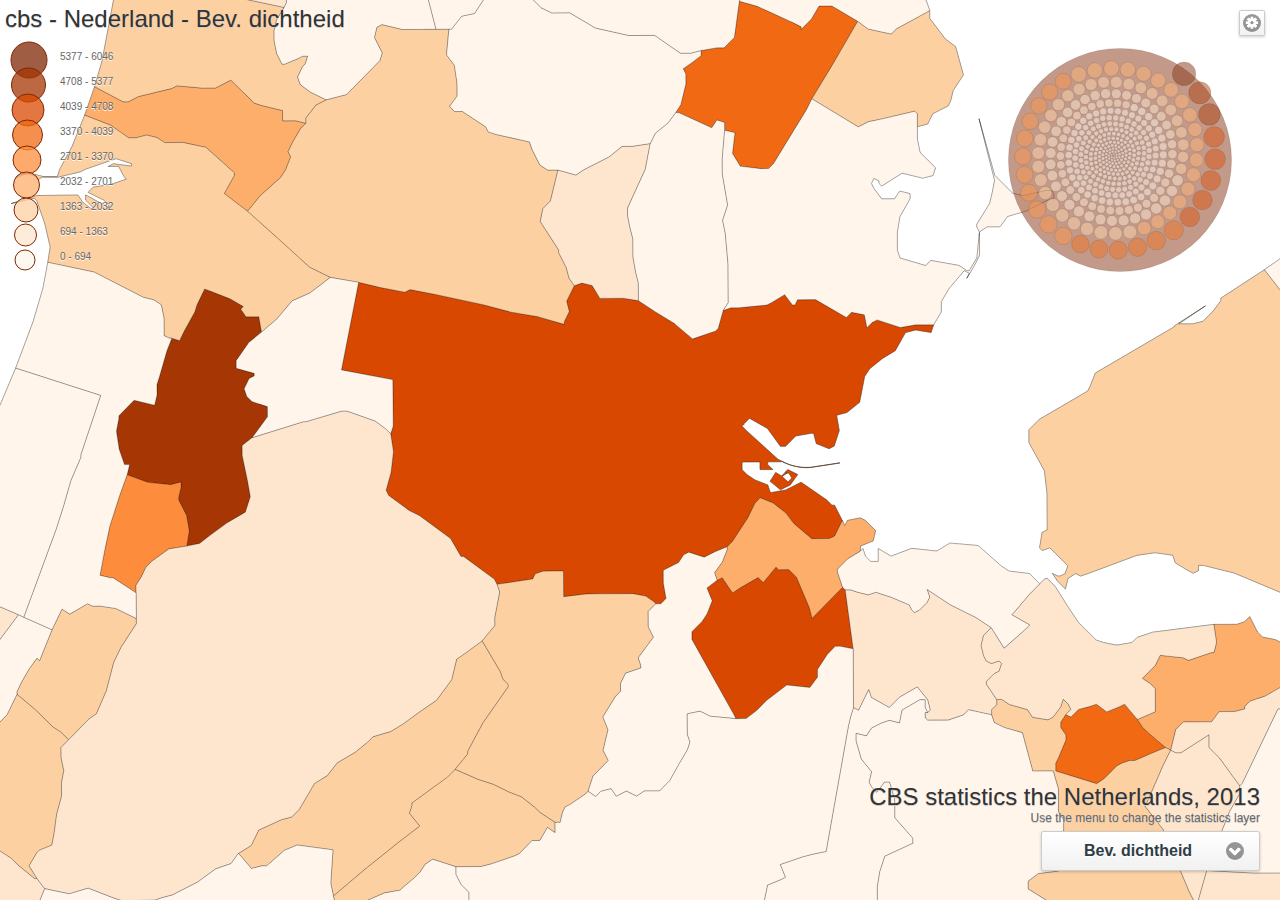
<file: index.html>
<!DOCTYPE html>
<html>
<head>
    <title>CBS Viewer</title>
    <meta name="viewport" content="width=device-width, initial-scale=1">
		
		<link rel="stylesheet" href="css/jquerymobile/default_theme.css" />
		<link rel="stylesheet" href="css/jquerymobile/jquery.mobile.structure-1.3.2.min.css" />
		
				
		<link href="css/style.css"rel="stylesheet" />
		<link href="css/style_d3.css"rel="stylesheet" />
	  <link href="css/tipsy.css" rel="stylesheet" />
	  <!-- <link href="colorbrewer/colorbrewer.css" rel="stylesheet" /> -->
	
		<script type="text/javascript" src="colorbrewer/colorbrewer.js"></script>
				
		<script type="text/javascript" src="js/jquery/jquery-1.9.1.min.js"></script>
		<script type="text/javascript" src="js/jquery/jquery.mobile-1.3.2.min.js"></script>

		<script type="text/javascript" src="js/d3/d3.v3.min.js"></script>
	  <script type="text/javascript" src="js/d3/d3.v3.min.js"></script>
	  <script type="text/javascript" src="js/d3/topojson.v1.min.js"></script>

	  <script type="text/javascript" src="js/waag/map.js"></script>
	  <script type="text/javascript" src="js/waag/repository.js"></script>
		<script type="text/javascript" src="js/waag/menu.js"></script>
		<script type="text/javascript" src="js/waag/graphsD3.js"></script>
	  <script type="text/javascript" src="js/waag/processing.js"></script>
		<script type="text/javascript" src="js/jquery/jquery.tipsy.js"></script>		
		
		
</head>
<body>
				
    <div data-role="page">
	
			<div data-role="panel" id="menu-panel" class="main_nav" data-display="reveal"  data-dismissible="true" data-theme="a" data-position="right" >
				<div class="nav_profile">
	      	<div class="nav_name">
						<div id="menu_container">
								<div id="main_item">
									<h3>Viewer Settings</h3>
									<hr>
									<h4>Color scheme</h4>
									<div style="margin-top:-10px" >
										<select id="selector" name="colorBrewer" data-mini="true">
						          <optgroup label="Select visualisation Colors" >
							          <option value="Purples">Purples</option>
						            <option value="Blues" >Blues</option>
						            <option value="Greens">Greens</option>
						            <option value="Oranges" selected>Oranges</option>
						            <option value="Reds">Reds</option>
						            <option value="Greys">Greys</option>
						            <option value="YlGn">YlGn</option>
						            <option value="YlGnBu">YlGnBu</option>
						            <option value="GnBu">GnBu</option>
						            <option value="BuGn">BuGn</option>
						            <option value="PuBuGn">PuBuGn</option>
						            <option value="PuBu">PuBu</option>
						            <option value="BuPu">BuPu</option>
						            <option value="RdPu">RdPu</option>
						            <option value="PuRd">PuRd</option>
						            <option value="OrRd">OrRd</option>
						            <option value="YlOrRd">YlOrRd</option>
						            <option value="YlOrBr">YlOrBr</option>
						          </optgroup>
					        	</select>
									</div>
									<br>
									<hr>
									<div style="margin-top:30px">
									<input type="checkbox" name="geoScaling" id="checkbox_geoScaling" class="custom" data-mini="true" />
									<label for="checkbox_geoScaling">geometry scaling</label>
									</div>
									<br>
									<hr>
									<div style="margin-top:30px">
								  <div data-role="collapsible"  data-mini="false" data-theme="a" data-content-theme="a">
									  <h4>Congregations - Cities</h4>
								    <ul data-role="listview" data-mini="true" id="listview_cbs"></ul>
									</div>
									</div>

								</div>
						</div>
	        </div><!--/nav_name-->
	      </div><!--/nav_profile-->
	    </div><!-- /panel -->
 
      <!-- <div data-role="header" data-position="fixed" data-fullscreen="true" data-theme="a">
      	<h1>City Dashboard</h1>
				<a href="#menu-panel" data-icon="bars" data-iconpos="notext" class="ui-btn-right">menu</a>
       </div><!-- /header -->
 
        <div data-role="content">
						
            <div id="svg_container"></div>
						<div id="legenda-header">Loading data sets .....</div>
						<div id="menu_btn">
								<a href="#menu-panel" style="margin-top:-10px;" data-role="button" data-icon="gear" data-iconpos="notext" data-theme="c" data-inline="true">Gear</a>
						</div>
						<div id="footer">
			        CBS statistics the Netherlands, 2013
			        <div class="hint">Use the menu to change the statistics layer</div>
			        <div id="cbs-selector">
								<select id="selector" name="cbs-list" >
			          <optgroup id="cbs-optgroup" label="Statistical layers">
			            <option value="bev_dichth">Bev. dichtheid</option>
									<option value="aant_inw">Aantal inwoners</option>
									<option value="aant_vrouw">Aantal vrouwen</option>
									<option value="aant_man">Aantal mannen</option>
									<option value="aantal_hh">Aantal huishoudens</option>
									<option value="gem_hh_gr">Gemm. hh grote</option>
									<option value="p_gehuwd">Perc. gehuwd</option>
									<option value="p_hh_m_k">Perc. hh met kinderen</option>
									<option value="p_hh_z_k">Perc. hh zonder kinderen</option>
			            <option value="p_eenp_hh">Perc. 1pers. hh</option>
									<option value="p_gescheid">Perc. gescheiden</option>
									<option value="p_ongehuwd">Perc. ongehuwd</option>
									<option value="p_verweduw">Perc. verweduwd</option>
									
									<option value="p_surinam">Perc. Surninaams</option>
									<option value="p_ant_aru">Perc. Antiliaans</option>
									<option value="p_marokko">Perc. Marokaans</option>
									<option value="p_turkije">Perc. Turks</option>
									<option value="p_west_al">Perc.west. allochtoon</option>
									<option value="p_n_w_al">Perc. niet west. allochtoon</option>
									<option value="p_over_nw">Perc. overig niet west.</option>
									
									<option value="p_00_14_jr">Perc. 0 - 14 jaar</option>
									<option value="p_15_24_jr">Perc. 15 - 24 jaar</option>
									<option value="p_25_44_jr">Perc. 25 - 44 jaar</option>
									<option value="p_45_64_jr">Perc. 45 - 64 jaar</option>
									<option value="p_65_eo_jr">Perc. 65+ jaar</option>
									
									<option value="opp_tot">Opp. totaal</option>
									<option value="opp_land">Opp. land</option>
									<option value="opp_water">Opp. water</option>
																		
			
			          </optgroup>
			        </select></div>	
										
        </div><!-- /content --> 

    </div><!-- /page -->
	  <script type="text/javascript">

			var geoMap, repository, menu, graphsD3;
			$(document).bind("ready", function() {
				console.log("kick off visualisations");
				window.addEventListener('resize', onWindowResize, false);

				graphsD3 = new WAAG.GraphsD3();
				
				repository = new WAAG.Repository();
				
				var menuContainer = document.getElementById('menu_container');
				menu = new WAAG.Menu(menuContainer);
				
				var mapContainer = document.getElementById('svg_container');
				geoMap = new WAAG.GeoMap(mapContainer);


				graphsD3 = new WAAG.GraphsD3();
								
				window.addEventListener('resize', onWindowResize, false);

			});
			
			function onWindowResize( event ) {
		    console.log('resize');
				w = window.innerWidth;
		    h = window.innerHeight;

		  }

	  </script>


</body>
</html>
</file>
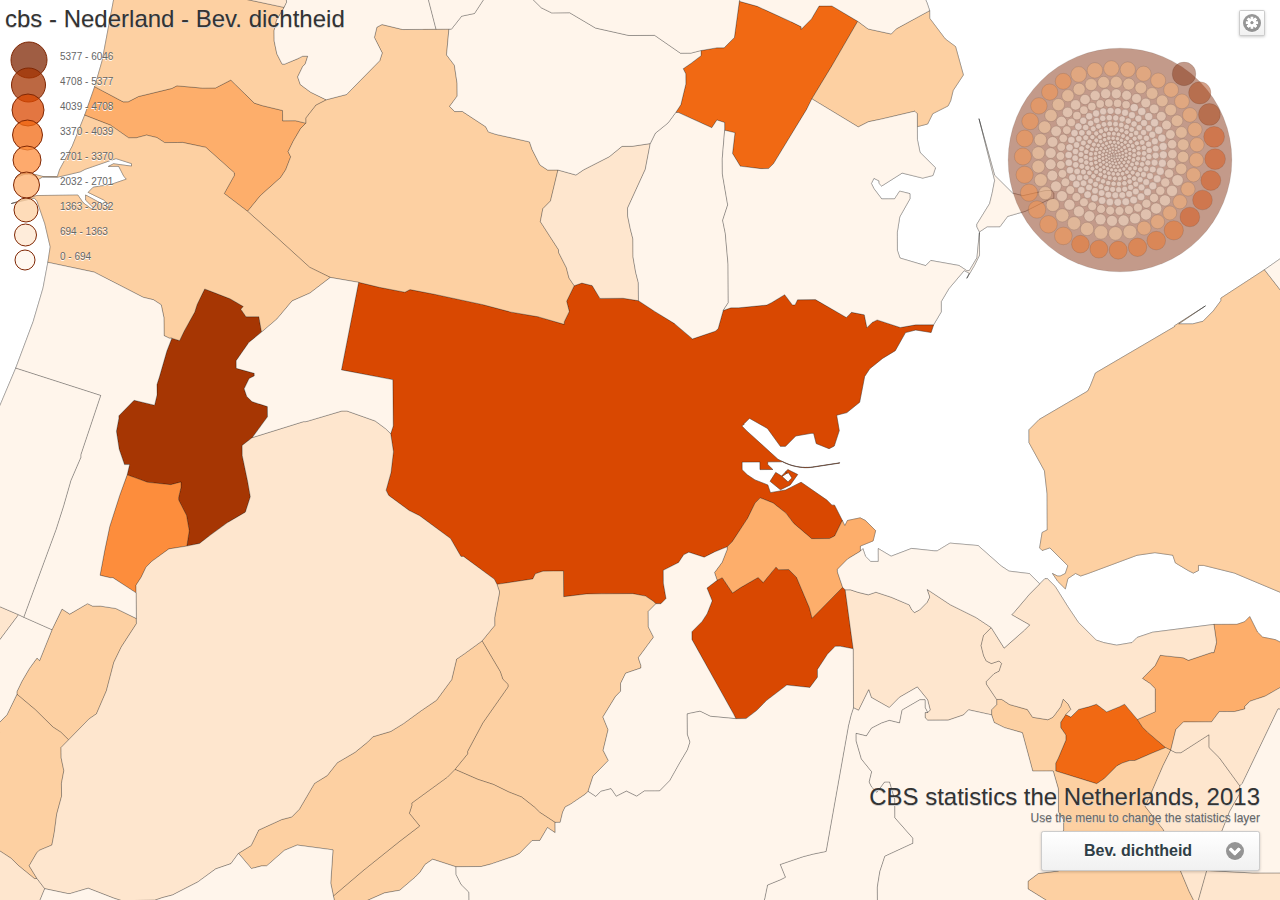
<file: index-map.html>
<!DOCTYPE html>
<html>
<head>
    <title>CBS Viewer</title>
    <meta name="viewport" content="width=device-width, initial-scale=1">
		
		<link rel="stylesheet" href="css/jquerymobile/default_theme.css" />
		<link rel="stylesheet" href="css/jquerymobile/jquery.mobile.structure-1.3.2.min.css" />
		
				
		<link href="css/style.css"rel="stylesheet" />
		<link href="css/style_d3.css"rel="stylesheet" />
	  <link href="css/tipsy.css" rel="stylesheet" />
	  <!-- <link href="colorbrewer/colorbrewer.css" rel="stylesheet" /> -->
	
		<script type="text/javascript" src="colorbrewer/colorbrewer.js"></script>
				
		<script type="text/javascript" src="js/jquery/jquery-1.9.1.min.js"></script>
		<script type="text/javascript" src="js/jquery/jquery.mobile-1.3.2.min.js"></script>

		<script type="text/javascript" src="js/d3/d3.v3.min.js"></script>
	  <script type="text/javascript" src="js/d3/d3.v3.min.js"></script>
	  <script type="text/javascript" src="js/d3/topojson.v1.min.js"></script>

	  <script type="text/javascript" src="js/waag/map.js"></script>
	  <script type="text/javascript" src="js/waag/repository.js"></script>
		<script type="text/javascript" src="js/waag/menu.js"></script>
		<script type="text/javascript" src="js/waag/graphsD3.js"></script>
	  <script type="text/javascript" src="js/waag/processing.js"></script>
		<script type="text/javascript" src="js/jquery/jquery.tipsy.js"></script>		
		
		
</head>
<body>
				
    <div data-role="page">
	
			<div data-role="panel" id="menu-panel" class="main_nav" data-display="reveal"  data-dismissible="true" data-theme="a" data-position="right" >
				<div class="nav_profile">
	      	<div class="nav_name">
						<div id="menu_container">
								<div id="main_item">
									<h2>Viewer Settings</h2>
									<hr>
									<h4>Color scheme</h4>
									<div style="margin-top:-10px" >
										<select id="selector" name="colorBrewer" data-mini="true">
						          <optgroup label="Select visualisation Colors" >
							          <option value="Purples">Purples</option>
						            <option value="Blues" >Blues</option>
						            <option value="Greens">Greens</option>
						            <option value="Oranges" selected>Oranges</option>
						            <option value="Reds">Reds</option>
						            <option value="Greys">Greys</option>
						            <option value="YlGn">YlGn</option>
						            <option value="YlGnBu">YlGnBu</option>
						            <option value="GnBu">GnBu</option>
						            <option value="BuGn">BuGn</option>
						            <option value="PuBuGn">PuBuGn</option>
						            <option value="PuBu">PuBu</option>
						            <option value="BuPu">BuPu</option>
						            <option value="RdPu">RdPu</option>
						            <option value="PuRd">PuRd</option>
						            <option value="OrRd">OrRd</option>
						            <option value="YlOrRd">YlOrRd</option>
						            <option value="YlOrBr">YlOrBr</option>
						          </optgroup>
					        	</select>
									</div>
									<br>
									<hr>
									<div style="margin-top:30px">
									<input type="checkbox" name="geoScaling" id="checkbox_geoScaling" class="custom" data-mini="true" />
									<label for="checkbox_geoScaling">geometry scaling</label>
									</div>
									<br>
									<hr>
									<div style="margin-top:30px">
								  <div data-role="collapsible"  data-mini="false" data-theme="a" data-content-theme="a">
									  <h4>Congregations - Cities</h4>
								    <ul data-role="listview" data-mini="true" id="listview_cbs"></ul>
									</div>
									</div>

								</div>
						</div>
	        </div><!--/nav_name-->
	      </div><!--/nav_profile-->
	    </div><!-- /panel -->
 
      <!-- <div data-role="header" data-position="fixed" data-fullscreen="true" data-theme="a">
      	<h1>City Dashboard</h1>
				<a href="#menu-panel" data-icon="bars" data-iconpos="notext" class="ui-btn-right">menu</a>
       </div><!-- /header -->
 
        <div data-role="content">
						
            <div id="svg_container"></div>
						<div id="legenda-header">Loading data sets .....</div>
						<div id="menu_btn">
								<a href="#menu-panel" style="margin-top:-10px;" data-role="button" data-icon="gear" data-iconpos="notext" data-theme="c" data-inline="true">Gear</a>
						</div>
						<div id="footer">
			        CBS statistics the Netherlands, 2013
			        <div class="hint">Use the menu to change the statistics layer</div>
			        <div id="cbs-selector">
								<select id="selector" name="cbs-list" >
			          <optgroup id="cbs-optgroup" label="Statistical layers">
			            <option value="bev_dichth">Bev. dichtheid</option>
									<option value="aant_inw">Aantal inwoners</option>
									<option value="aant_vrouw">Aantal vrouwen</option>
									<option value="aant_man">Aantal mannen</option>
									<option value="aantal_hh">Aantal huishoudens</option>
									<option value="gem_hh_gr">Gemm. hh grote</option>
									<option value="p_gehuwd">Perc. gehuwd</option>
									<option value="p_hh_m_k">Perc. hh met kinderen</option>
									<option value="p_hh_z_k">Perc. hh zonder kinderen</option>
			            <option value="p_eenp_hh">Perc. 1pers. hh</option>
									<option value="p_gescheid">Perc. gescheiden</option>
									<option value="p_ongehuwd">Perc. ongehuwd</option>
									<option value="p_verweduw">Perc. verweduwd</option>
									
									<option value="p_surinam">Perc. Surninaams</option>
									<option value="p_ant_aru">Perc. Antiliaans</option>
									<option value="p_marokko">Perc. Marokaans</option>
									<option value="p_turkije">Perc. Turks</option>
									<option value="p_west_al">Perc.west. allochtoon</option>
									<option value="p_n_w_al">Perc. niet west. allochtoon</option>
									<option value="p_over_nw">Perc. overig niet west.</option>
									
									<option value="p_00_14_jr">Perc. 0 - 14 jaar</option>
									<option value="p_15_24_jr">Perc. 15 - 24 jaar</option>
									<option value="p_25_44_jr">Perc. 25 - 44 jaar</option>
									<option value="p_45_64_jr">Perc. 45 - 64 jaar</option>
									<option value="p_65_eo_jr">Perc. 65+ jaar</option>
									
									<option value="opp_tot">Opp. totaal</option>
									<option value="opp_land">Opp. land</option>
									<option value="opp_water">Opp. water</option>
																		
			
			          </optgroup>
			        </select></div>	
										
        </div><!-- /content --> 

    </div><!-- /page -->
	  <script type="text/javascript">

			var geoMap, repository, menu, graphsD3;
			$(document).bind("ready", function() {
				console.log("kick off visualisations");
				window.addEventListener('resize', onWindowResize, false);

				graphsD3 = new WAAG.GraphsD3();
				
				repository = new WAAG.Repository();
				
				var menuContainer = document.getElementById('menu_container');
				menu = new WAAG.Menu(menuContainer);
				
				var mapContainer = document.getElementById('svg_container');
				geoMap = new WAAG.GeoMap(mapContainer);


				graphsD3 = new WAAG.GraphsD3();
								
				window.addEventListener('resize', onWindowResize, false);

			});
			
			function onWindowResize( event ) {
		    console.log('resize');
				w = window.innerWidth;
		    h = window.innerHeight;

		  }

	  </script>


</body>
</html>
</file>
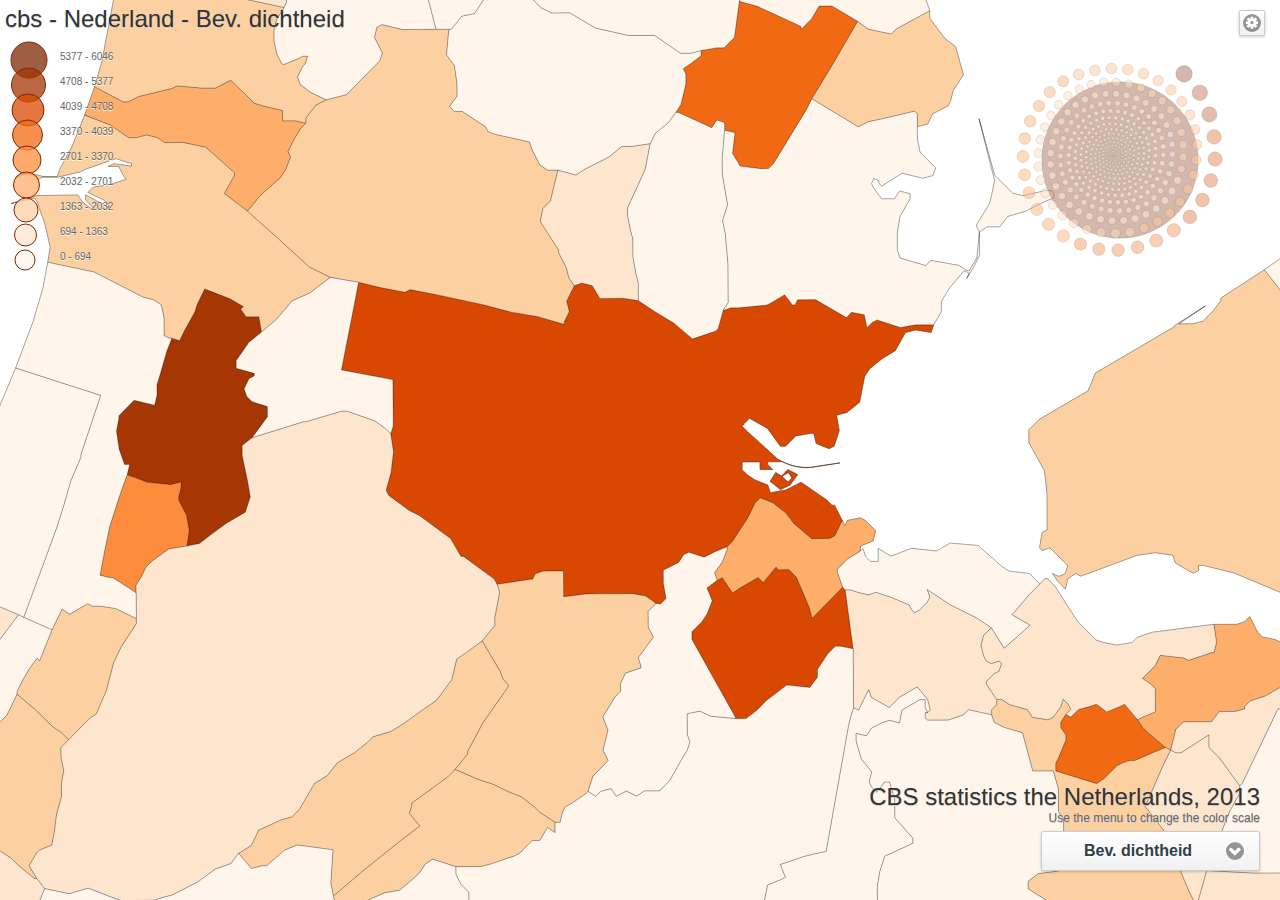
<file: index_map.html>
<!DOCTYPE html>
<html>
<head>
    <title>CBS Viewer</title>
    <meta name="viewport" content="width=device-width, initial-scale=1">
		
		<link rel="stylesheet" href="css/jquerymobile/default_theme.css" />
		<link rel="stylesheet" href="css/jquerymobile/jquery.mobile.structure-1.3.2.min.css" />
		
				
		<link href="css/style.css"rel="stylesheet" />
		<link href="css/style_d3.css"rel="stylesheet" />
	  <link href="css/tipsy.css" rel="stylesheet" />
	  <!-- <link href="colorbrewer/colorbrewer.css" rel="stylesheet" /> -->
	
		<script type="text/javascript" src="colorbrewer/colorbrewer.js"></script>
				
		<script type="text/javascript" src="js/jquery/jquery-1.9.1.min.js"></script>
		<script type="text/javascript" src="js/jquery/jquery.mobile-1.3.2.min.js"></script>

		<script type="text/javascript" src="js/d3/d3.v3.min.js"></script>
	  <script type="text/javascript" src="js/d3/d3.v3.min.js"></script>
	  <script type="text/javascript" src="js/d3/topojson.v1.min.js"></script>

	  <script type="text/javascript" src="js/waag/map.js"></script>
	  <script type="text/javascript" src="js/waag/repository.js"></script>
		<script type="text/javascript" src="js/waag/menu.js"></script>
		<script type="text/javascript" src="js/waag/graphsD3.js"></script>
	  <script type="text/javascript" src="js/waag/processing.js"></script>
		<script type="text/javascript" src="js/jquery/jquery.tipsy.js"></script>		
		
		
</head>
<body>
				
    <div data-role="page">
	
			<div data-role="panel" id="menu-panel" class="main_nav" data-display="reveal"  data-dismissible="true" data-theme="a" data-position="right" >
				<div class="nav_profile">
	      	<div class="nav_name">
						<div id="menu_container">
								<div id="main_item">
									<h2>Viewer Settings</h2>
									<hr>
									<h4>Color scheme</h4>
									<div style="margin-top:-10px" >
										<select id="selector" name="colorBrewer" data-mini="true">
						          <optgroup label="Select visualisation Colors" >
							          <option value="Purples">Purples</option>
						            <option value="Blues" >Blues</option>
						            <option value="Greens">Greens</option>
						            <option value="Oranges" selected>Oranges</option>
						            <option value="Reds">Reds</option>
						            <option value="Greys">Greys</option>
						            <option value="YlGn">YlGn</option>
						            <option value="YlGnBu">YlGnBu</option>
						            <option value="GnBu">GnBu</option>
						            <option value="BuGn">BuGn</option>
						            <option value="PuBuGn">PuBuGn</option>
						            <option value="PuBu">PuBu</option>
						            <option value="BuPu">BuPu</option>
						            <option value="RdPu">RdPu</option>
						            <option value="PuRd">PuRd</option>
						            <option value="OrRd">OrRd</option>
						            <option value="YlOrRd">YlOrRd</option>
						            <option value="YlOrBr">YlOrBr</option>
						          </optgroup>
					        	</select>
									</div>
									<br>
									<hr>
									<div style="margin-top:30px">
									<input type="checkbox" name="geoScaling" id="checkbox_geoScaling" class="custom" data-mini="true" />
									<label for="checkbox_geoScaling">geometry scaling</label>
									</div>
									<br>
									<hr>
									<div style="margin-top:30px">
								  <div data-role="collapsible"  data-mini="false" data-theme="a" data-content-theme="a">
									  <h4>Congregations - Cities</h4>
								    <ul data-role="listview" data-mini="true" id="listview_cbs"></ul>
									</div>
									</div>

								</div>
						</div>
	        </div><!--/nav_name-->
	      </div><!--/nav_profile-->
	    </div><!-- /panel -->
 
      <!-- <div data-role="header" data-position="fixed" data-fullscreen="true" data-theme="a">
      	<h1>City Dashboard</h1>
				<a href="#menu-panel" data-icon="bars" data-iconpos="notext" class="ui-btn-right">menu</a>
       </div><!-- /header -->
 
        <div data-role="content">
						
            <div id="svg_container"></div>
						<div id="legenda-header">Loading data sets .....</div>
						<div id="menu_btn">
								<a href="#menu-panel" style="margin-top:-10px;" data-role="button" data-icon="gear" data-iconpos="notext" data-theme="c" data-inline="true">Gear</a>
						</div>
						<div id="footer">
			        CBS statistics the Netherlands, 2013
			        <div class="hint">Use the menu to change the color scale</div>
			        <div id="cbs-selector">
								<select id="selector" name="cbs-list" >
			          <optgroup id="cbs-optgroup" label="Statistical layers">
			            <option value="bev_dichth">Bev. dichtheid</option>
									<option value="aant_inw">Aantal inwoners</option>
									<option value="aant_vrouw">Aantal vrouwen</option>
									<option value="aant_man">Aantal mannen</option>
									<option value="aantal_hh">Aantal huishoudens</option>
									<option value="gem_hh_gr">Gemm. hh grote</option>
									<option value="p_gehuwd">Perc. gehuwd</option>
									<option value="p_hh_m_k">Perc. hh met kinderen</option>
									<option value="p_hh_z_k">Perc. hh zonder kinderen</option>
			            <option value="p_eenp_hh">Perc. 1pers. hh</option>
									<option value="p_gescheid">Perc. gescheiden</option>
									<option value="p_ongehuwd">Perc. ongehuwd</option>
									<option value="p_verweduw">Perc. verweduwd</option>
									
									<option value="p_surinam">Perc. Surninaams</option>
									<option value="p_ant_aru">Perc. Antiliaans</option>
									<option value="p_marokko">Perc. Marokaans</option>
									<option value="p_turkije">Perc. Turks</option>
									<option value="p_west_al">Perc.west. allochtoon</option>
									<option value="p_n_w_al">Perc. niet west. allochtoon</option>
									<option value="p_over_nw">Perc. overig niet west.</option>
									
									<option value="p_00_14_jr">Perc. 0 - 14 jaar</option>
									<option value="p_15_24_jr">Perc. 15 - 24 jaar</option>
									<option value="p_25_44_jr">Perc. 25 - 44 jaar</option>
									<option value="p_45_64_jr">Perc. 45 - 64 jaar</option>
									<option value="p_65_eo_jr">Perc. 65+ jaar</option>
									
									<option value="opp_tot">Opp. totaal</option>
									<option value="opp_land">Opp. land</option>
									<option value="opp_water">Opp. water</option>
																		
			
			          </optgroup>
			        </select></div>	
										
        </div><!-- /content --> 

    </div><!-- /page -->
	  <script type="text/javascript">

			var geoMap, repository, menu, graphsD3;
			$(document).bind("ready", function() {
				console.log("kick off visualisations");
				window.addEventListener('resize', onWindowResize, false);

				graphsD3 = new WAAG.GraphsD3();
				
				repository = new WAAG.Repository();
				
				var menuContainer = document.getElementById('menu_container');
				menu = new WAAG.Menu(menuContainer);
				
				var mapContainer = document.getElementById('svg_container');
				geoMap = new WAAG.GeoMap(mapContainer);


				graphsD3 = new WAAG.GraphsD3();
								
				window.addEventListener('resize', onWindowResize, false);

			});
			
			function onWindowResize( event ) {
		    console.log('resize');
				w = window.innerWidth;
		    h = window.innerHeight;

		  }

	  </script>


</body>
</html>
</file>
<file: css/style_d3.css>
.svg{
	fill:none;
  position: absolute;
	top:0;
}


.overlay {
  fill: none;
  pointer-events: all;
}

.background{
	fill:none;
}


.active {
  fill: steelblue;
}

path {
  fill: white;
  stroke: #000;
  stroke-width: 0.25px;
}

.node circle {
  fill: #fff;
  stroke: steelblue;
  stroke-width: 1px;
}

.node {
  font: 10px sans-serif;
}

.link {
  fill: none;
  stroke: #ccc;
  stroke-width: 1px;
}

.symbol {
  fill: steelblue;
  fill-opacity: .8;
  stroke: #fff;
}

.circle {
  fill-opacity: .75;
  stroke: #fff;
}

.rect {
  stroke: #000;
}
.q-white{
  fill:white;
}

.axis path,
.axis line {
  fill: none;
  stroke: #000;
  stroke-width: 0.25px;
  
}
/*
.x.axis path {
  stroke: #000;
  display: none;
}
*/
</file>
<file: css/tipsy.css>
.tipsy { font-size: 10px; font-family: Helvetica Neue, Arial, sans-serif; text-decoration:none; text-shadow: none; position: absolute; padding: 5px; z-index: 100000; }
  .tipsy-inner { background-color: #000; color: #FFF; max-width: 200px; padding: 5px 8px 4px 8px; text-align: left; }

  /* Rounded corners */
  .tipsy-inner { border-radius: 3px; -moz-border-radius: 3px; -webkit-border-radius: 3px; }
  
  /* Uncomment for shadow */
  /*.tipsy-inner { box-shadow: 0 0 5px #000000; -webkit-box-shadow: 0 0 5px #000000; -moz-box-shadow: 0 0 5px #000000; }*/
  
  .tipsy-arrow { position: absolute; width: 0; height: 0; line-height: 0; border: 5px dashed #000; }
  
  /* Rules to colour arrows */
  .tipsy-arrow-n { border-bottom-color: #000; }
  .tipsy-arrow-s { border-top-color: #000; }
  .tipsy-arrow-e { border-left-color: #000; }
  .tipsy-arrow-w { border-right-color: #000; }
  
	.tipsy-n .tipsy-arrow { top: 0px; left: 50%; margin-left: -5px; border-bottom-style: solid; border-top: none; border-left-color: transparent; border-right-color: transparent; }
    .tipsy-nw .tipsy-arrow { top: 0; left: 10px; border-bottom-style: solid; border-top: none; border-left-color: transparent; border-right-color: transparent;}
    .tipsy-ne .tipsy-arrow { top: 0; right: 10px; border-bottom-style: solid; border-top: none;  border-left-color: transparent; border-right-color: transparent;}
  .tipsy-s .tipsy-arrow { bottom: 0; left: 50%; margin-left: -5px; border-top-style: solid; border-bottom: none;  border-left-color: transparent; border-right-color: transparent; }
    .tipsy-sw .tipsy-arrow { bottom: 0; left: 10px; border-top-style: solid; border-bottom: none;  border-left-color: transparent; border-right-color: transparent; }
    .tipsy-se .tipsy-arrow { bottom: 0; right: 10px; border-top-style: solid; border-bottom: none; border-left-color: transparent; border-right-color: transparent; }
  .tipsy-e .tipsy-arrow { right: 0; top: 50%; margin-top: -5px; border-left-style: solid; border-right: none; border-top-color: transparent; border-bottom-color: transparent; }
  .tipsy-w .tipsy-arrow { left: 0; top: 50%; margin-top: -5px; border-right-style: solid; border-left: none; border-top-color: transparent; border-bottom-color: transparent; }
</file>
<file: colorbrewer/colorbrewer.css>
/* This product includes color specifications and designs developed by Cynthia Brewer (http://colorbrewer.org/). */
.YlGn .q0-3{fill:rgb(247,252,185)}
.YlGn .q1-3{fill:rgb(173,221,142)}
.YlGn .q2-3{fill:rgb(49,163,84)}
.YlGn .q0-4{fill:rgb(255,255,204)}
.YlGn .q1-4{fill:rgb(194,230,153)}
.YlGn .q2-4{fill:rgb(120,198,121)}
.YlGn .q3-4{fill:rgb(35,132,67)}
.YlGn .q0-5{fill:rgb(255,255,204)}
.YlGn .q1-5{fill:rgb(194,230,153)}
.YlGn .q2-5{fill:rgb(120,198,121)}
.YlGn .q3-5{fill:rgb(49,163,84)}
.YlGn .q4-5{fill:rgb(0,104,55)}
.YlGn .q0-6{fill:rgb(255,255,204)}
.YlGn .q1-6{fill:rgb(217,240,163)}
.YlGn .q2-6{fill:rgb(173,221,142)}
.YlGn .q3-6{fill:rgb(120,198,121)}
.YlGn .q4-6{fill:rgb(49,163,84)}
.YlGn .q5-6{fill:rgb(0,104,55)}
.YlGn .q0-7{fill:rgb(255,255,204)}
.YlGn .q1-7{fill:rgb(217,240,163)}
.YlGn .q2-7{fill:rgb(173,221,142)}
.YlGn .q3-7{fill:rgb(120,198,121)}
.YlGn .q4-7{fill:rgb(65,171,93)}
.YlGn .q5-7{fill:rgb(35,132,67)}
.YlGn .q6-7{fill:rgb(0,90,50)}
.YlGn .q0-8{fill:rgb(255,255,229)}
.YlGn .q1-8{fill:rgb(247,252,185)}
.YlGn .q2-8{fill:rgb(217,240,163)}
.YlGn .q3-8{fill:rgb(173,221,142)}
.YlGn .q4-8{fill:rgb(120,198,121)}
.YlGn .q5-8{fill:rgb(65,171,93)}
.YlGn .q6-8{fill:rgb(35,132,67)}
.YlGn .q7-8{fill:rgb(0,90,50)}
.YlGn .q0-9{fill:rgb(255,255,229)}
.YlGn .q1-9{fill:rgb(247,252,185)}
.YlGn .q2-9{fill:rgb(217,240,163)}
.YlGn .q3-9{fill:rgb(173,221,142)}
.YlGn .q4-9{fill:rgb(120,198,121)}
.YlGn .q5-9{fill:rgb(65,171,93)}
.YlGn .q6-9{fill:rgb(35,132,67)}
.YlGn .q7-9{fill:rgb(0,104,55)}
.YlGn .q8-9{fill:rgb(0,69,41)}
.YlGnBu .q0-3{fill:rgb(237,248,177)}
.YlGnBu .q1-3{fill:rgb(127,205,187)}
.YlGnBu .q2-3{fill:rgb(44,127,184)}
.YlGnBu .q0-4{fill:rgb(255,255,204)}
.YlGnBu .q1-4{fill:rgb(161,218,180)}
.YlGnBu .q2-4{fill:rgb(65,182,196)}
.YlGnBu .q3-4{fill:rgb(34,94,168)}
.YlGnBu .q0-5{fill:rgb(255,255,204)}
.YlGnBu .q1-5{fill:rgb(161,218,180)}
.YlGnBu .q2-5{fill:rgb(65,182,196)}
.YlGnBu .q3-5{fill:rgb(44,127,184)}
.YlGnBu .q4-5{fill:rgb(37,52,148)}
.YlGnBu .q0-6{fill:rgb(255,255,204)}
.YlGnBu .q1-6{fill:rgb(199,233,180)}
.YlGnBu .q2-6{fill:rgb(127,205,187)}
.YlGnBu .q3-6{fill:rgb(65,182,196)}
.YlGnBu .q4-6{fill:rgb(44,127,184)}
.YlGnBu .q5-6{fill:rgb(37,52,148)}
.YlGnBu .q0-7{fill:rgb(255,255,204)}
.YlGnBu .q1-7{fill:rgb(199,233,180)}
.YlGnBu .q2-7{fill:rgb(127,205,187)}
.YlGnBu .q3-7{fill:rgb(65,182,196)}
.YlGnBu .q4-7{fill:rgb(29,145,192)}
.YlGnBu .q5-7{fill:rgb(34,94,168)}
.YlGnBu .q6-7{fill:rgb(12,44,132)}
.YlGnBu .q0-8{fill:rgb(255,255,217)}
.YlGnBu .q1-8{fill:rgb(237,248,177)}
.YlGnBu .q2-8{fill:rgb(199,233,180)}
.YlGnBu .q3-8{fill:rgb(127,205,187)}
.YlGnBu .q4-8{fill:rgb(65,182,196)}
.YlGnBu .q5-8{fill:rgb(29,145,192)}
.YlGnBu .q6-8{fill:rgb(34,94,168)}
.YlGnBu .q7-8{fill:rgb(12,44,132)}
.YlGnBu .q0-9{fill:rgb(255,255,217)}
.YlGnBu .q1-9{fill:rgb(237,248,177)}
.YlGnBu .q2-9{fill:rgb(199,233,180)}
.YlGnBu .q3-9{fill:rgb(127,205,187)}
.YlGnBu .q4-9{fill:rgb(65,182,196)}
.YlGnBu .q5-9{fill:rgb(29,145,192)}
.YlGnBu .q6-9{fill:rgb(34,94,168)}
.YlGnBu .q7-9{fill:rgb(37,52,148)}
.YlGnBu .q8-9{fill:rgb(8,29,88)}
.GnBu .q0-3{fill:rgb(224,243,219)}
.GnBu .q1-3{fill:rgb(168,221,181)}
.GnBu .q2-3{fill:rgb(67,162,202)}
.GnBu .q0-4{fill:rgb(240,249,232)}
.GnBu .q1-4{fill:rgb(186,228,188)}
.GnBu .q2-4{fill:rgb(123,204,196)}
.GnBu .q3-4{fill:rgb(43,140,190)}
.GnBu .q0-5{fill:rgb(240,249,232)}
.GnBu .q1-5{fill:rgb(186,228,188)}
.GnBu .q2-5{fill:rgb(123,204,196)}
.GnBu .q3-5{fill:rgb(67,162,202)}
.GnBu .q4-5{fill:rgb(8,104,172)}
.GnBu .q0-6{fill:rgb(240,249,232)}
.GnBu .q1-6{fill:rgb(204,235,197)}
.GnBu .q2-6{fill:rgb(168,221,181)}
.GnBu .q3-6{fill:rgb(123,204,196)}
.GnBu .q4-6{fill:rgb(67,162,202)}
.GnBu .q5-6{fill:rgb(8,104,172)}
.GnBu .q0-7{fill:rgb(240,249,232)}
.GnBu .q1-7{fill:rgb(204,235,197)}
.GnBu .q2-7{fill:rgb(168,221,181)}
.GnBu .q3-7{fill:rgb(123,204,196)}
.GnBu .q4-7{fill:rgb(78,179,211)}
.GnBu .q5-7{fill:rgb(43,140,190)}
.GnBu .q6-7{fill:rgb(8,88,158)}
.GnBu .q0-8{fill:rgb(247,252,240)}
.GnBu .q1-8{fill:rgb(224,243,219)}
.GnBu .q2-8{fill:rgb(204,235,197)}
.GnBu .q3-8{fill:rgb(168,221,181)}
.GnBu .q4-8{fill:rgb(123,204,196)}
.GnBu .q5-8{fill:rgb(78,179,211)}
.GnBu .q6-8{fill:rgb(43,140,190)}
.GnBu .q7-8{fill:rgb(8,88,158)}
.GnBu .q0-9{fill:rgb(247,252,240)}
.GnBu .q1-9{fill:rgb(224,243,219)}
.GnBu .q2-9{fill:rgb(204,235,197)}
.GnBu .q3-9{fill:rgb(168,221,181)}
.GnBu .q4-9{fill:rgb(123,204,196)}
.GnBu .q5-9{fill:rgb(78,179,211)}
.GnBu .q6-9{fill:rgb(43,140,190)}
.GnBu .q7-9{fill:rgb(8,104,172)}
.GnBu .q8-9{fill:rgb(8,64,129)}
.BuGn .q0-3{fill:rgb(229,245,249)}
.BuGn .q1-3{fill:rgb(153,216,201)}
.BuGn .q2-3{fill:rgb(44,162,95)}
.BuGn .q0-4{fill:rgb(237,248,251)}
.BuGn .q1-4{fill:rgb(178,226,226)}
.BuGn .q2-4{fill:rgb(102,194,164)}
.BuGn .q3-4{fill:rgb(35,139,69)}
.BuGn .q0-5{fill:rgb(237,248,251)}
.BuGn .q1-5{fill:rgb(178,226,226)}
.BuGn .q2-5{fill:rgb(102,194,164)}
.BuGn .q3-5{fill:rgb(44,162,95)}
.BuGn .q4-5{fill:rgb(0,109,44)}
.BuGn .q0-6{fill:rgb(237,248,251)}
.BuGn .q1-6{fill:rgb(204,236,230)}
.BuGn .q2-6{fill:rgb(153,216,201)}
.BuGn .q3-6{fill:rgb(102,194,164)}
.BuGn .q4-6{fill:rgb(44,162,95)}
.BuGn .q5-6{fill:rgb(0,109,44)}
.BuGn .q0-7{fill:rgb(237,248,251)}
.BuGn .q1-7{fill:rgb(204,236,230)}
.BuGn .q2-7{fill:rgb(153,216,201)}
.BuGn .q3-7{fill:rgb(102,194,164)}
.BuGn .q4-7{fill:rgb(65,174,118)}
.BuGn .q5-7{fill:rgb(35,139,69)}
.BuGn .q6-7{fill:rgb(0,88,36)}
.BuGn .q0-8{fill:rgb(247,252,253)}
.BuGn .q1-8{fill:rgb(229,245,249)}
.BuGn .q2-8{fill:rgb(204,236,230)}
.BuGn .q3-8{fill:rgb(153,216,201)}
.BuGn .q4-8{fill:rgb(102,194,164)}
.BuGn .q5-8{fill:rgb(65,174,118)}
.BuGn .q6-8{fill:rgb(35,139,69)}
.BuGn .q7-8{fill:rgb(0,88,36)}
.BuGn .q0-9{fill:rgb(247,252,253)}
.BuGn .q1-9{fill:rgb(229,245,249)}
.BuGn .q2-9{fill:rgb(204,236,230)}
.BuGn .q3-9{fill:rgb(153,216,201)}
.BuGn .q4-9{fill:rgb(102,194,164)}
.BuGn .q5-9{fill:rgb(65,174,118)}
.BuGn .q6-9{fill:rgb(35,139,69)}
.BuGn .q7-9{fill:rgb(0,109,44)}
.BuGn .q8-9{fill:rgb(0,68,27)}
.PuBuGn .q0-3{fill:rgb(236,226,240)}
.PuBuGn .q1-3{fill:rgb(166,189,219)}
.PuBuGn .q2-3{fill:rgb(28,144,153)}
.PuBuGn .q0-4{fill:rgb(246,239,247)}
.PuBuGn .q1-4{fill:rgb(189,201,225)}
.PuBuGn .q2-4{fill:rgb(103,169,207)}
.PuBuGn .q3-4{fill:rgb(2,129,138)}
.PuBuGn .q0-5{fill:rgb(246,239,247)}
.PuBuGn .q1-5{fill:rgb(189,201,225)}
.PuBuGn .q2-5{fill:rgb(103,169,207)}
.PuBuGn .q3-5{fill:rgb(28,144,153)}
.PuBuGn .q4-5{fill:rgb(1,108,89)}
.PuBuGn .q0-6{fill:rgb(246,239,247)}
.PuBuGn .q1-6{fill:rgb(208,209,230)}
.PuBuGn .q2-6{fill:rgb(166,189,219)}
.PuBuGn .q3-6{fill:rgb(103,169,207)}
.PuBuGn .q4-6{fill:rgb(28,144,153)}
.PuBuGn .q5-6{fill:rgb(1,108,89)}
.PuBuGn .q0-7{fill:rgb(246,239,247)}
.PuBuGn .q1-7{fill:rgb(208,209,230)}
.PuBuGn .q2-7{fill:rgb(166,189,219)}
.PuBuGn .q3-7{fill:rgb(103,169,207)}
.PuBuGn .q4-7{fill:rgb(54,144,192)}
.PuBuGn .q5-7{fill:rgb(2,129,138)}
.PuBuGn .q6-7{fill:rgb(1,100,80)}
.PuBuGn .q0-8{fill:rgb(255,247,251)}
.PuBuGn .q1-8{fill:rgb(236,226,240)}
.PuBuGn .q2-8{fill:rgb(208,209,230)}
.PuBuGn .q3-8{fill:rgb(166,189,219)}
.PuBuGn .q4-8{fill:rgb(103,169,207)}
.PuBuGn .q5-8{fill:rgb(54,144,192)}
.PuBuGn .q6-8{fill:rgb(2,129,138)}
.PuBuGn .q7-8{fill:rgb(1,100,80)}
.PuBuGn .q0-9{fill:rgb(255,247,251)}
.PuBuGn .q1-9{fill:rgb(236,226,240)}
.PuBuGn .q2-9{fill:rgb(208,209,230)}
.PuBuGn .q3-9{fill:rgb(166,189,219)}
.PuBuGn .q4-9{fill:rgb(103,169,207)}
.PuBuGn .q5-9{fill:rgb(54,144,192)}
.PuBuGn .q6-9{fill:rgb(2,129,138)}
.PuBuGn .q7-9{fill:rgb(1,108,89)}
.PuBuGn .q8-9{fill:rgb(1,70,54)}
.PuBu .q0-3{fill:rgb(236,231,242)}
.PuBu .q1-3{fill:rgb(166,189,219)}
.PuBu .q2-3{fill:rgb(43,140,190)}
.PuBu .q0-4{fill:rgb(241,238,246)}
.PuBu .q1-4{fill:rgb(189,201,225)}
.PuBu .q2-4{fill:rgb(116,169,207)}
.PuBu .q3-4{fill:rgb(5,112,176)}
.PuBu .q0-5{fill:rgb(241,238,246)}
.PuBu .q1-5{fill:rgb(189,201,225)}
.PuBu .q2-5{fill:rgb(116,169,207)}
.PuBu .q3-5{fill:rgb(43,140,190)}
.PuBu .q4-5{fill:rgb(4,90,141)}
.PuBu .q0-6{fill:rgb(241,238,246)}
.PuBu .q1-6{fill:rgb(208,209,230)}
.PuBu .q2-6{fill:rgb(166,189,219)}
.PuBu .q3-6{fill:rgb(116,169,207)}
.PuBu .q4-6{fill:rgb(43,140,190)}
.PuBu .q5-6{fill:rgb(4,90,141)}
.PuBu .q0-7{fill:rgb(241,238,246)}
.PuBu .q1-7{fill:rgb(208,209,230)}
.PuBu .q2-7{fill:rgb(166,189,219)}
.PuBu .q3-7{fill:rgb(116,169,207)}
.PuBu .q4-7{fill:rgb(54,144,192)}
.PuBu .q5-7{fill:rgb(5,112,176)}
.PuBu .q6-7{fill:rgb(3,78,123)}
.PuBu .q0-8{fill:rgb(255,247,251)}
.PuBu .q1-8{fill:rgb(236,231,242)}
.PuBu .q2-8{fill:rgb(208,209,230)}
.PuBu .q3-8{fill:rgb(166,189,219)}
.PuBu .q4-8{fill:rgb(116,169,207)}
.PuBu .q5-8{fill:rgb(54,144,192)}
.PuBu .q6-8{fill:rgb(5,112,176)}
.PuBu .q7-8{fill:rgb(3,78,123)}
.PuBu .q0-9{fill:rgb(255,247,251)}
.PuBu .q1-9{fill:rgb(236,231,242)}
.PuBu .q2-9{fill:rgb(208,209,230)}
.PuBu .q3-9{fill:rgb(166,189,219)}
.PuBu .q4-9{fill:rgb(116,169,207)}
.PuBu .q5-9{fill:rgb(54,144,192)}
.PuBu .q6-9{fill:rgb(5,112,176)}
.PuBu .q7-9{fill:rgb(4,90,141)}
.PuBu .q8-9{fill:rgb(2,56,88)}
.BuPu .q0-3{fill:rgb(224,236,244)}
.BuPu .q1-3{fill:rgb(158,188,218)}
.BuPu .q2-3{fill:rgb(136,86,167)}
.BuPu .q0-4{fill:rgb(237,248,251)}
.BuPu .q1-4{fill:rgb(179,205,227)}
.BuPu .q2-4{fill:rgb(140,150,198)}
.BuPu .q3-4{fill:rgb(136,65,157)}
.BuPu .q0-5{fill:rgb(237,248,251)}
.BuPu .q1-5{fill:rgb(179,205,227)}
.BuPu .q2-5{fill:rgb(140,150,198)}
.BuPu .q3-5{fill:rgb(136,86,167)}
.BuPu .q4-5{fill:rgb(129,15,124)}
.BuPu .q0-6{fill:rgb(237,248,251)}
.BuPu .q1-6{fill:rgb(191,211,230)}
.BuPu .q2-6{fill:rgb(158,188,218)}
.BuPu .q3-6{fill:rgb(140,150,198)}
.BuPu .q4-6{fill:rgb(136,86,167)}
.BuPu .q5-6{fill:rgb(129,15,124)}
.BuPu .q0-7{fill:rgb(237,248,251)}
.BuPu .q1-7{fill:rgb(191,211,230)}
.BuPu .q2-7{fill:rgb(158,188,218)}
.BuPu .q3-7{fill:rgb(140,150,198)}
.BuPu .q4-7{fill:rgb(140,107,177)}
.BuPu .q5-7{fill:rgb(136,65,157)}
.BuPu .q6-7{fill:rgb(110,1,107)}
.BuPu .q0-8{fill:rgb(247,252,253)}
.BuPu .q1-8{fill:rgb(224,236,244)}
.BuPu .q2-8{fill:rgb(191,211,230)}
.BuPu .q3-8{fill:rgb(158,188,218)}
.BuPu .q4-8{fill:rgb(140,150,198)}
.BuPu .q5-8{fill:rgb(140,107,177)}
.BuPu .q6-8{fill:rgb(136,65,157)}
.BuPu .q7-8{fill:rgb(110,1,107)}
.BuPu .q0-9{fill:rgb(247,252,253)}
.BuPu .q1-9{fill:rgb(224,236,244)}
.BuPu .q2-9{fill:rgb(191,211,230)}
.BuPu .q3-9{fill:rgb(158,188,218)}
.BuPu .q4-9{fill:rgb(140,150,198)}
.BuPu .q5-9{fill:rgb(140,107,177)}
.BuPu .q6-9{fill:rgb(136,65,157)}
.BuPu .q7-9{fill:rgb(129,15,124)}
.BuPu .q8-9{fill:rgb(77,0,75)}
.RdPu .q0-3{fill:rgb(253,224,221)}
.RdPu .q1-3{fill:rgb(250,159,181)}
.RdPu .q2-3{fill:rgb(197,27,138)}
.RdPu .q0-4{fill:rgb(254,235,226)}
.RdPu .q1-4{fill:rgb(251,180,185)}
.RdPu .q2-4{fill:rgb(247,104,161)}
.RdPu .q3-4{fill:rgb(174,1,126)}
.RdPu .q0-5{fill:rgb(254,235,226)}
.RdPu .q1-5{fill:rgb(251,180,185)}
.RdPu .q2-5{fill:rgb(247,104,161)}
.RdPu .q3-5{fill:rgb(197,27,138)}
.RdPu .q4-5{fill:rgb(122,1,119)}
.RdPu .q0-6{fill:rgb(254,235,226)}
.RdPu .q1-6{fill:rgb(252,197,192)}
.RdPu .q2-6{fill:rgb(250,159,181)}
.RdPu .q3-6{fill:rgb(247,104,161)}
.RdPu .q4-6{fill:rgb(197,27,138)}
.RdPu .q5-6{fill:rgb(122,1,119)}
.RdPu .q0-7{fill:rgb(254,235,226)}
.RdPu .q1-7{fill:rgb(252,197,192)}
.RdPu .q2-7{fill:rgb(250,159,181)}
.RdPu .q3-7{fill:rgb(247,104,161)}
.RdPu .q4-7{fill:rgb(221,52,151)}
.RdPu .q5-7{fill:rgb(174,1,126)}
.RdPu .q6-7{fill:rgb(122,1,119)}
.RdPu .q0-8{fill:rgb(255,247,243)}
.RdPu .q1-8{fill:rgb(253,224,221)}
.RdPu .q2-8{fill:rgb(252,197,192)}
.RdPu .q3-8{fill:rgb(250,159,181)}
.RdPu .q4-8{fill:rgb(247,104,161)}
.RdPu .q5-8{fill:rgb(221,52,151)}
.RdPu .q6-8{fill:rgb(174,1,126)}
.RdPu .q7-8{fill:rgb(122,1,119)}
.RdPu .q0-9{fill:rgb(255,247,243)}
.RdPu .q1-9{fill:rgb(253,224,221)}
.RdPu .q2-9{fill:rgb(252,197,192)}
.RdPu .q3-9{fill:rgb(250,159,181)}
.RdPu .q4-9{fill:rgb(247,104,161)}
.RdPu .q5-9{fill:rgb(221,52,151)}
.RdPu .q6-9{fill:rgb(174,1,126)}
.RdPu .q7-9{fill:rgb(122,1,119)}
.RdPu .q8-9{fill:rgb(73,0,106)}
.PuRd .q0-3{fill:rgb(231,225,239)}
.PuRd .q1-3{fill:rgb(201,148,199)}
.PuRd .q2-3{fill:rgb(221,28,119)}
.PuRd .q0-4{fill:rgb(241,238,246)}
.PuRd .q1-4{fill:rgb(215,181,216)}
.PuRd .q2-4{fill:rgb(223,101,176)}
.PuRd .q3-4{fill:rgb(206,18,86)}
.PuRd .q0-5{fill:rgb(241,238,246)}
.PuRd .q1-5{fill:rgb(215,181,216)}
.PuRd .q2-5{fill:rgb(223,101,176)}
.PuRd .q3-5{fill:rgb(221,28,119)}
.PuRd .q4-5{fill:rgb(152,0,67)}
.PuRd .q0-6{fill:rgb(241,238,246)}
.PuRd .q1-6{fill:rgb(212,185,218)}
.PuRd .q2-6{fill:rgb(201,148,199)}
.PuRd .q3-6{fill:rgb(223,101,176)}
.PuRd .q4-6{fill:rgb(221,28,119)}
.PuRd .q5-6{fill:rgb(152,0,67)}
.PuRd .q0-7{fill:rgb(241,238,246)}
.PuRd .q1-7{fill:rgb(212,185,218)}
.PuRd .q2-7{fill:rgb(201,148,199)}
.PuRd .q3-7{fill:rgb(223,101,176)}
.PuRd .q4-7{fill:rgb(231,41,138)}
.PuRd .q5-7{fill:rgb(206,18,86)}
.PuRd .q6-7{fill:rgb(145,0,63)}
.PuRd .q0-8{fill:rgb(247,244,249)}
.PuRd .q1-8{fill:rgb(231,225,239)}
.PuRd .q2-8{fill:rgb(212,185,218)}
.PuRd .q3-8{fill:rgb(201,148,199)}
.PuRd .q4-8{fill:rgb(223,101,176)}
.PuRd .q5-8{fill:rgb(231,41,138)}
.PuRd .q6-8{fill:rgb(206,18,86)}
.PuRd .q7-8{fill:rgb(145,0,63)}
.PuRd .q0-9{fill:rgb(247,244,249)}
.PuRd .q1-9{fill:rgb(231,225,239)}
.PuRd .q2-9{fill:rgb(212,185,218)}
.PuRd .q3-9{fill:rgb(201,148,199)}
.PuRd .q4-9{fill:rgb(223,101,176)}
.PuRd .q5-9{fill:rgb(231,41,138)}
.PuRd .q6-9{fill:rgb(206,18,86)}
.PuRd .q7-9{fill:rgb(152,0,67)}
.PuRd .q8-9{fill:rgb(103,0,31)}
.OrRd .q0-3{fill:rgb(254,232,200)}
.OrRd .q1-3{fill:rgb(253,187,132)}
.OrRd .q2-3{fill:rgb(227,74,51)}
.OrRd .q0-4{fill:rgb(254,240,217)}
.OrRd .q1-4{fill:rgb(253,204,138)}
.OrRd .q2-4{fill:rgb(252,141,89)}
.OrRd .q3-4{fill:rgb(215,48,31)}
.OrRd .q0-5{fill:rgb(254,240,217)}
.OrRd .q1-5{fill:rgb(253,204,138)}
.OrRd .q2-5{fill:rgb(252,141,89)}
.OrRd .q3-5{fill:rgb(227,74,51)}
.OrRd .q4-5{fill:rgb(179,0,0)}
.OrRd .q0-6{fill:rgb(254,240,217)}
.OrRd .q1-6{fill:rgb(253,212,158)}
.OrRd .q2-6{fill:rgb(253,187,132)}
.OrRd .q3-6{fill:rgb(252,141,89)}
.OrRd .q4-6{fill:rgb(227,74,51)}
.OrRd .q5-6{fill:rgb(179,0,0)}
.OrRd .q0-7{fill:rgb(254,240,217)}
.OrRd .q1-7{fill:rgb(253,212,158)}
.OrRd .q2-7{fill:rgb(253,187,132)}
.OrRd .q3-7{fill:rgb(252,141,89)}
.OrRd .q4-7{fill:rgb(239,101,72)}
.OrRd .q5-7{fill:rgb(215,48,31)}
.OrRd .q6-7{fill:rgb(153,0,0)}
.OrRd .q0-8{fill:rgb(255,247,236)}
.OrRd .q1-8{fill:rgb(254,232,200)}
.OrRd .q2-8{fill:rgb(253,212,158)}
.OrRd .q3-8{fill:rgb(253,187,132)}
.OrRd .q4-8{fill:rgb(252,141,89)}
.OrRd .q5-8{fill:rgb(239,101,72)}
.OrRd .q6-8{fill:rgb(215,48,31)}
.OrRd .q7-8{fill:rgb(153,0,0)}
.OrRd .q0-9{fill:rgb(255,247,236)}
.OrRd .q1-9{fill:rgb(254,232,200)}
.OrRd .q2-9{fill:rgb(253,212,158)}
.OrRd .q3-9{fill:rgb(253,187,132)}
.OrRd .q4-9{fill:rgb(252,141,89)}
.OrRd .q5-9{fill:rgb(239,101,72)}
.OrRd .q6-9{fill:rgb(215,48,31)}
.OrRd .q7-9{fill:rgb(179,0,0)}
.OrRd .q8-9{fill:rgb(127,0,0)}
.YlOrRd .q0-3{fill:rgb(255,237,160)}
.YlOrRd .q1-3{fill:rgb(254,178,76)}
.YlOrRd .q2-3{fill:rgb(240,59,32)}
.YlOrRd .q0-4{fill:rgb(255,255,178)}
.YlOrRd .q1-4{fill:rgb(254,204,92)}
.YlOrRd .q2-4{fill:rgb(253,141,60)}
.YlOrRd .q3-4{fill:rgb(227,26,28)}
.YlOrRd .q0-5{fill:rgb(255,255,178)}
.YlOrRd .q1-5{fill:rgb(254,204,92)}
.YlOrRd .q2-5{fill:rgb(253,141,60)}
.YlOrRd .q3-5{fill:rgb(240,59,32)}
.YlOrRd .q4-5{fill:rgb(189,0,38)}
.YlOrRd .q0-6{fill:rgb(255,255,178)}
.YlOrRd .q1-6{fill:rgb(254,217,118)}
.YlOrRd .q2-6{fill:rgb(254,178,76)}
.YlOrRd .q3-6{fill:rgb(253,141,60)}
.YlOrRd .q4-6{fill:rgb(240,59,32)}
.YlOrRd .q5-6{fill:rgb(189,0,38)}
.YlOrRd .q0-7{fill:rgb(255,255,178)}
.YlOrRd .q1-7{fill:rgb(254,217,118)}
.YlOrRd .q2-7{fill:rgb(254,178,76)}
.YlOrRd .q3-7{fill:rgb(253,141,60)}
.YlOrRd .q4-7{fill:rgb(252,78,42)}
.YlOrRd .q5-7{fill:rgb(227,26,28)}
.YlOrRd .q6-7{fill:rgb(177,0,38)}
.YlOrRd .q0-8{fill:rgb(255,255,204)}
.YlOrRd .q1-8{fill:rgb(255,237,160)}
.YlOrRd .q2-8{fill:rgb(254,217,118)}
.YlOrRd .q3-8{fill:rgb(254,178,76)}
.YlOrRd .q4-8{fill:rgb(253,141,60)}
.YlOrRd .q5-8{fill:rgb(252,78,42)}
.YlOrRd .q6-8{fill:rgb(227,26,28)}
.YlOrRd .q7-8{fill:rgb(177,0,38)}
.YlOrRd .q0-9{fill:rgb(255,255,204)}
.YlOrRd .q1-9{fill:rgb(255,237,160)}
.YlOrRd .q2-9{fill:rgb(254,217,118)}
.YlOrRd .q3-9{fill:rgb(254,178,76)}
.YlOrRd .q4-9{fill:rgb(253,141,60)}
.YlOrRd .q5-9{fill:rgb(252,78,42)}
.YlOrRd .q6-9{fill:rgb(227,26,28)}
.YlOrRd .q7-9{fill:rgb(189,0,38)}
.YlOrRd .q8-9{fill:rgb(128,0,38)}
.YlOrBr .q0-3{fill:rgb(255,247,188)}
.YlOrBr .q1-3{fill:rgb(254,196,79)}
.YlOrBr .q2-3{fill:rgb(217,95,14)}
.YlOrBr .q0-4{fill:rgb(255,255,212)}
.YlOrBr .q1-4{fill:rgb(254,217,142)}
.YlOrBr .q2-4{fill:rgb(254,153,41)}
.YlOrBr .q3-4{fill:rgb(204,76,2)}
.YlOrBr .q0-5{fill:rgb(255,255,212)}
.YlOrBr .q1-5{fill:rgb(254,217,142)}
.YlOrBr .q2-5{fill:rgb(254,153,41)}
.YlOrBr .q3-5{fill:rgb(217,95,14)}
.YlOrBr .q4-5{fill:rgb(153,52,4)}
.YlOrBr .q0-6{fill:rgb(255,255,212)}
.YlOrBr .q1-6{fill:rgb(254,227,145)}
.YlOrBr .q2-6{fill:rgb(254,196,79)}
.YlOrBr .q3-6{fill:rgb(254,153,41)}
.YlOrBr .q4-6{fill:rgb(217,95,14)}
.YlOrBr .q5-6{fill:rgb(153,52,4)}
.YlOrBr .q0-7{fill:rgb(255,255,212)}
.YlOrBr .q1-7{fill:rgb(254,227,145)}
.YlOrBr .q2-7{fill:rgb(254,196,79)}
.YlOrBr .q3-7{fill:rgb(254,153,41)}
.YlOrBr .q4-7{fill:rgb(236,112,20)}
.YlOrBr .q5-7{fill:rgb(204,76,2)}
.YlOrBr .q6-7{fill:rgb(140,45,4)}
.YlOrBr .q0-8{fill:rgb(255,255,229)}
.YlOrBr .q1-8{fill:rgb(255,247,188)}
.YlOrBr .q2-8{fill:rgb(254,227,145)}
.YlOrBr .q3-8{fill:rgb(254,196,79)}
.YlOrBr .q4-8{fill:rgb(254,153,41)}
.YlOrBr .q5-8{fill:rgb(236,112,20)}
.YlOrBr .q6-8{fill:rgb(204,76,2)}
.YlOrBr .q7-8{fill:rgb(140,45,4)}
.YlOrBr .q0-9{fill:rgb(255,255,229)}
.YlOrBr .q1-9{fill:rgb(255,247,188)}
.YlOrBr .q2-9{fill:rgb(254,227,145)}
.YlOrBr .q3-9{fill:rgb(254,196,79)}
.YlOrBr .q4-9{fill:rgb(254,153,41)}
.YlOrBr .q5-9{fill:rgb(236,112,20)}
.YlOrBr .q6-9{fill:rgb(204,76,2)}
.YlOrBr .q7-9{fill:rgb(153,52,4)}
.YlOrBr .q8-9{fill:rgb(102,37,6)}
.Purples .q0-3{fill:rgb(239,237,245)}
.Purples .q1-3{fill:rgb(188,189,220)}
.Purples .q2-3{fill:rgb(117,107,177)}
.Purples .q0-4{fill:rgb(242,240,247)}
.Purples .q1-4{fill:rgb(203,201,226)}
.Purples .q2-4{fill:rgb(158,154,200)}
.Purples .q3-4{fill:rgb(106,81,163)}
.Purples .q0-5{fill:rgb(242,240,247)}
.Purples .q1-5{fill:rgb(203,201,226)}
.Purples .q2-5{fill:rgb(158,154,200)}
.Purples .q3-5{fill:rgb(117,107,177)}
.Purples .q4-5{fill:rgb(84,39,143)}
.Purples .q0-6{fill:rgb(242,240,247)}
.Purples .q1-6{fill:rgb(218,218,235)}
.Purples .q2-6{fill:rgb(188,189,220)}
.Purples .q3-6{fill:rgb(158,154,200)}
.Purples .q4-6{fill:rgb(117,107,177)}
.Purples .q5-6{fill:rgb(84,39,143)}
.Purples .q0-7{fill:rgb(242,240,247)}
.Purples .q1-7{fill:rgb(218,218,235)}
.Purples .q2-7{fill:rgb(188,189,220)}
.Purples .q3-7{fill:rgb(158,154,200)}
.Purples .q4-7{fill:rgb(128,125,186)}
.Purples .q5-7{fill:rgb(106,81,163)}
.Purples .q6-7{fill:rgb(74,20,134)}
.Purples .q0-8{fill:rgb(252,251,253)}
.Purples .q1-8{fill:rgb(239,237,245)}
.Purples .q2-8{fill:rgb(218,218,235)}
.Purples .q3-8{fill:rgb(188,189,220)}
.Purples .q4-8{fill:rgb(158,154,200)}
.Purples .q5-8{fill:rgb(128,125,186)}
.Purples .q6-8{fill:rgb(106,81,163)}
.Purples .q7-8{fill:rgb(74,20,134)}
.Purples .q0-9{fill:rgb(252,251,253)}
.Purples .q1-9{fill:rgb(239,237,245)}
.Purples .q2-9{fill:rgb(218,218,235)}
.Purples .q3-9{fill:rgb(188,189,220)}
.Purples .q4-9{fill:rgb(158,154,200)}
.Purples .q5-9{fill:rgb(128,125,186)}
.Purples .q6-9{fill:rgb(106,81,163)}
.Purples .q7-9{fill:rgb(84,39,143)}
.Purples .q8-9{fill:rgb(63,0,125)}
.Blues .q0-3{fill:rgb(222,235,247)}
.Blues .q1-3{fill:rgb(158,202,225)}
.Blues .q2-3{fill:rgb(49,130,189)}
.Blues .q0-4{fill:rgb(239,243,255)}
.Blues .q1-4{fill:rgb(189,215,231)}
.Blues .q2-4{fill:rgb(107,174,214)}
.Blues .q3-4{fill:rgb(33,113,181)}
.Blues .q0-5{fill:rgb(239,243,255)}
.Blues .q1-5{fill:rgb(189,215,231)}
.Blues .q2-5{fill:rgb(107,174,214)}
.Blues .q3-5{fill:rgb(49,130,189)}
.Blues .q4-5{fill:rgb(8,81,156)}
.Blues .q0-6{fill:rgb(239,243,255)}
.Blues .q1-6{fill:rgb(198,219,239)}
.Blues .q2-6{fill:rgb(158,202,225)}
.Blues .q3-6{fill:rgb(107,174,214)}
.Blues .q4-6{fill:rgb(49,130,189)}
.Blues .q5-6{fill:rgb(8,81,156)}
.Blues .q0-7{fill:rgb(239,243,255)}
.Blues .q1-7{fill:rgb(198,219,239)}
.Blues .q2-7{fill:rgb(158,202,225)}
.Blues .q3-7{fill:rgb(107,174,214)}
.Blues .q4-7{fill:rgb(66,146,198)}
.Blues .q5-7{fill:rgb(33,113,181)}
.Blues .q6-7{fill:rgb(8,69,148)}
.Blues .q0-8{fill:rgb(247,251,255)}
.Blues .q1-8{fill:rgb(222,235,247)}
.Blues .q2-8{fill:rgb(198,219,239)}
.Blues .q3-8{fill:rgb(158,202,225)}
.Blues .q4-8{fill:rgb(107,174,214)}
.Blues .q5-8{fill:rgb(66,146,198)}
.Blues .q6-8{fill:rgb(33,113,181)}
.Blues .q7-8{fill:rgb(8,69,148)}
.Blues .q0-9{fill:rgb(247,251,255)}
.Blues .q1-9{fill:rgb(222,235,247)}
.Blues .q2-9{fill:rgb(198,219,239)}
.Blues .q3-9{fill:rgb(158,202,225)}
.Blues .q4-9{fill:rgb(107,174,214)}
.Blues .q5-9{fill:rgb(66,146,198)}
.Blues .q6-9{fill:rgb(33,113,181)}
.Blues .q7-9{fill:rgb(8,81,156)}
.Blues .q8-9{fill:rgb(8,48,107)}
.Greens .q0-3{fill:rgb(229,245,224)}
.Greens .q1-3{fill:rgb(161,217,155)}
.Greens .q2-3{fill:rgb(49,163,84)}
.Greens .q0-4{fill:rgb(237,248,233)}
.Greens .q1-4{fill:rgb(186,228,179)}
.Greens .q2-4{fill:rgb(116,196,118)}
.Greens .q3-4{fill:rgb(35,139,69)}
.Greens .q0-5{fill:rgb(237,248,233)}
.Greens .q1-5{fill:rgb(186,228,179)}
.Greens .q2-5{fill:rgb(116,196,118)}
.Greens .q3-5{fill:rgb(49,163,84)}
.Greens .q4-5{fill:rgb(0,109,44)}
.Greens .q0-6{fill:rgb(237,248,233)}
.Greens .q1-6{fill:rgb(199,233,192)}
.Greens .q2-6{fill:rgb(161,217,155)}
.Greens .q3-6{fill:rgb(116,196,118)}
.Greens .q4-6{fill:rgb(49,163,84)}
.Greens .q5-6{fill:rgb(0,109,44)}
.Greens .q0-7{fill:rgb(237,248,233)}
.Greens .q1-7{fill:rgb(199,233,192)}
.Greens .q2-7{fill:rgb(161,217,155)}
.Greens .q3-7{fill:rgb(116,196,118)}
.Greens .q4-7{fill:rgb(65,171,93)}
.Greens .q5-7{fill:rgb(35,139,69)}
.Greens .q6-7{fill:rgb(0,90,50)}
.Greens .q0-8{fill:rgb(247,252,245)}
.Greens .q1-8{fill:rgb(229,245,224)}
.Greens .q2-8{fill:rgb(199,233,192)}
.Greens .q3-8{fill:rgb(161,217,155)}
.Greens .q4-8{fill:rgb(116,196,118)}
.Greens .q5-8{fill:rgb(65,171,93)}
.Greens .q6-8{fill:rgb(35,139,69)}
.Greens .q7-8{fill:rgb(0,90,50)}
.Greens .q0-9{fill:rgb(247,252,245)}
.Greens .q1-9{fill:rgb(229,245,224)}
.Greens .q2-9{fill:rgb(199,233,192)}
.Greens .q3-9{fill:rgb(161,217,155)}
.Greens .q4-9{fill:rgb(116,196,118)}
.Greens .q5-9{fill:rgb(65,171,93)}
.Greens .q6-9{fill:rgb(35,139,69)}
.Greens .q7-9{fill:rgb(0,109,44)}
.Greens .q8-9{fill:rgb(0,68,27)}
.Oranges .q0-3{fill:rgb(254,230,206)}
.Oranges .q1-3{fill:rgb(253,174,107)}
.Oranges .q2-3{fill:rgb(230,85,13)}
.Oranges .q0-4{fill:rgb(254,237,222)}
.Oranges .q1-4{fill:rgb(253,190,133)}
.Oranges .q2-4{fill:rgb(253,141,60)}
.Oranges .q3-4{fill:rgb(217,71,1)}
.Oranges .q0-5{fill:rgb(254,237,222)}
.Oranges .q1-5{fill:rgb(253,190,133)}
.Oranges .q2-5{fill:rgb(253,141,60)}
.Oranges .q3-5{fill:rgb(230,85,13)}
.Oranges .q4-5{fill:rgb(166,54,3)}
.Oranges .q0-6{fill:rgb(254,237,222)}
.Oranges .q1-6{fill:rgb(253,208,162)}
.Oranges .q2-6{fill:rgb(253,174,107)}
.Oranges .q3-6{fill:rgb(253,141,60)}
.Oranges .q4-6{fill:rgb(230,85,13)}
.Oranges .q5-6{fill:rgb(166,54,3)}
.Oranges .q0-7{fill:rgb(254,237,222)}
.Oranges .q1-7{fill:rgb(253,208,162)}
.Oranges .q2-7{fill:rgb(253,174,107)}
.Oranges .q3-7{fill:rgb(253,141,60)}
.Oranges .q4-7{fill:rgb(241,105,19)}
.Oranges .q5-7{fill:rgb(217,72,1)}
.Oranges .q6-7{fill:rgb(140,45,4)}
.Oranges .q0-8{fill:rgb(255,245,235)}
.Oranges .q1-8{fill:rgb(254,230,206)}
.Oranges .q2-8{fill:rgb(253,208,162)}
.Oranges .q3-8{fill:rgb(253,174,107)}
.Oranges .q4-8{fill:rgb(253,141,60)}
.Oranges .q5-8{fill:rgb(241,105,19)}
.Oranges .q6-8{fill:rgb(217,72,1)}
.Oranges .q7-8{fill:rgb(140,45,4)}
.Oranges .q0-9{fill:rgb(255,245,235)}
.Oranges .q1-9{fill:rgb(254,230,206)}
.Oranges .q2-9{fill:rgb(253,208,162)}
.Oranges .q3-9{fill:rgb(253,174,107)}
.Oranges .q4-9{fill:rgb(253,141,60)}
.Oranges .q5-9{fill:rgb(241,105,19)}
.Oranges .q6-9{fill:rgb(217,72,1)}
.Oranges .q7-9{fill:rgb(166,54,3)}
.Oranges .q8-9{fill:rgb(127,39,4)}
.Reds .q0-3{fill:rgb(254,224,210)}
.Reds .q1-3{fill:rgb(252,146,114)}
.Reds .q2-3{fill:rgb(222,45,38)}
.Reds .q0-4{fill:rgb(254,229,217)}
.Reds .q1-4{fill:rgb(252,174,145)}
.Reds .q2-4{fill:rgb(251,106,74)}
.Reds .q3-4{fill:rgb(203,24,29)}
.Reds .q0-5{fill:rgb(254,229,217)}
.Reds .q1-5{fill:rgb(252,174,145)}
.Reds .q2-5{fill:rgb(251,106,74)}
.Reds .q3-5{fill:rgb(222,45,38)}
.Reds .q4-5{fill:rgb(165,15,21)}
.Reds .q0-6{fill:rgb(254,229,217)}
.Reds .q1-6{fill:rgb(252,187,161)}
.Reds .q2-6{fill:rgb(252,146,114)}
.Reds .q3-6{fill:rgb(251,106,74)}
.Reds .q4-6{fill:rgb(222,45,38)}
.Reds .q5-6{fill:rgb(165,15,21)}
.Reds .q0-7{fill:rgb(254,229,217)}
.Reds .q1-7{fill:rgb(252,187,161)}
.Reds .q2-7{fill:rgb(252,146,114)}
.Reds .q3-7{fill:rgb(251,106,74)}
.Reds .q4-7{fill:rgb(239,59,44)}
.Reds .q5-7{fill:rgb(203,24,29)}
.Reds .q6-7{fill:rgb(153,0,13)}
.Reds .q0-8{fill:rgb(255,245,240)}
.Reds .q1-8{fill:rgb(254,224,210)}
.Reds .q2-8{fill:rgb(252,187,161)}
.Reds .q3-8{fill:rgb(252,146,114)}
.Reds .q4-8{fill:rgb(251,106,74)}
.Reds .q5-8{fill:rgb(239,59,44)}
.Reds .q6-8{fill:rgb(203,24,29)}
.Reds .q7-8{fill:rgb(153,0,13)}
.Reds .q0-9{fill:rgb(255,245,240)}
.Reds .q1-9{fill:rgb(254,224,210)}
.Reds .q2-9{fill:rgb(252,187,161)}
.Reds .q3-9{fill:rgb(252,146,114)}
.Reds .q4-9{fill:rgb(251,106,74)}
.Reds .q5-9{fill:rgb(239,59,44)}
.Reds .q6-9{fill:rgb(203,24,29)}
.Reds .q7-9{fill:rgb(165,15,21)}
.Reds .q8-9{fill:rgb(103,0,13)}
.Greys .q0-3{fill:rgb(240,240,240)}
.Greys .q1-3{fill:rgb(189,189,189)}
.Greys .q2-3{fill:rgb(99,99,99)}
.Greys .q0-4{fill:rgb(247,247,247)}
.Greys .q1-4{fill:rgb(204,204,204)}
.Greys .q2-4{fill:rgb(150,150,150)}
.Greys .q3-4{fill:rgb(82,82,82)}
.Greys .q0-5{fill:rgb(247,247,247)}
.Greys .q1-5{fill:rgb(204,204,204)}
.Greys .q2-5{fill:rgb(150,150,150)}
.Greys .q3-5{fill:rgb(99,99,99)}
.Greys .q4-5{fill:rgb(37,37,37)}
.Greys .q0-6{fill:rgb(247,247,247)}
.Greys .q1-6{fill:rgb(217,217,217)}
.Greys .q2-6{fill:rgb(189,189,189)}
.Greys .q3-6{fill:rgb(150,150,150)}
.Greys .q4-6{fill:rgb(99,99,99)}
.Greys .q5-6{fill:rgb(37,37,37)}
.Greys .q0-7{fill:rgb(247,247,247)}
.Greys .q1-7{fill:rgb(217,217,217)}
.Greys .q2-7{fill:rgb(189,189,189)}
.Greys .q3-7{fill:rgb(150,150,150)}
.Greys .q4-7{fill:rgb(115,115,115)}
.Greys .q5-7{fill:rgb(82,82,82)}
.Greys .q6-7{fill:rgb(37,37,37)}
.Greys .q0-8{fill:rgb(255,255,255)}
.Greys .q1-8{fill:rgb(240,240,240)}
.Greys .q2-8{fill:rgb(217,217,217)}
.Greys .q3-8{fill:rgb(189,189,189)}
.Greys .q4-8{fill:rgb(150,150,150)}
.Greys .q5-8{fill:rgb(115,115,115)}
.Greys .q6-8{fill:rgb(82,82,82)}
.Greys .q7-8{fill:rgb(37,37,37)}
.Greys .q0-9{fill:rgb(255,255,255)}
.Greys .q1-9{fill:rgb(240,240,240)}
.Greys .q2-9{fill:rgb(217,217,217)}
.Greys .q3-9{fill:rgb(189,189,189)}
.Greys .q4-9{fill:rgb(150,150,150)}
.Greys .q5-9{fill:rgb(115,115,115)}
.Greys .q6-9{fill:rgb(82,82,82)}
.Greys .q7-9{fill:rgb(37,37,37)}
.Greys .q8-9{fill:rgb(0,0,0)}
.PuOr .q0-3{fill:rgb(241,163,64)}
.PuOr .q1-3{fill:rgb(247,247,247)}
.PuOr .q2-3{fill:rgb(153,142,195)}
.PuOr .q0-4{fill:rgb(230,97,1)}
.PuOr .q1-4{fill:rgb(253,184,99)}
.PuOr .q2-4{fill:rgb(178,171,210)}
.PuOr .q3-4{fill:rgb(94,60,153)}
.PuOr .q0-5{fill:rgb(230,97,1)}
.PuOr .q1-5{fill:rgb(253,184,99)}
.PuOr .q2-5{fill:rgb(247,247,247)}
.PuOr .q3-5{fill:rgb(178,171,210)}
.PuOr .q4-5{fill:rgb(94,60,153)}
.PuOr .q0-6{fill:rgb(179,88,6)}
.PuOr .q1-6{fill:rgb(241,163,64)}
.PuOr .q2-6{fill:rgb(254,224,182)}
.PuOr .q3-6{fill:rgb(216,218,235)}
.PuOr .q4-6{fill:rgb(153,142,195)}
.PuOr .q5-6{fill:rgb(84,39,136)}
.PuOr .q0-7{fill:rgb(179,88,6)}
.PuOr .q1-7{fill:rgb(241,163,64)}
.PuOr .q2-7{fill:rgb(254,224,182)}
.PuOr .q3-7{fill:rgb(247,247,247)}
.PuOr .q4-7{fill:rgb(216,218,235)}
.PuOr .q5-7{fill:rgb(153,142,195)}
.PuOr .q6-7{fill:rgb(84,39,136)}
.PuOr .q0-8{fill:rgb(179,88,6)}
.PuOr .q1-8{fill:rgb(224,130,20)}
.PuOr .q2-8{fill:rgb(253,184,99)}
.PuOr .q3-8{fill:rgb(254,224,182)}
.PuOr .q4-8{fill:rgb(216,218,235)}
.PuOr .q5-8{fill:rgb(178,171,210)}
.PuOr .q6-8{fill:rgb(128,115,172)}
.PuOr .q7-8{fill:rgb(84,39,136)}
.PuOr .q0-9{fill:rgb(179,88,6)}
.PuOr .q1-9{fill:rgb(224,130,20)}
.PuOr .q2-9{fill:rgb(253,184,99)}
.PuOr .q3-9{fill:rgb(254,224,182)}
.PuOr .q4-9{fill:rgb(247,247,247)}
.PuOr .q5-9{fill:rgb(216,218,235)}
.PuOr .q6-9{fill:rgb(178,171,210)}
.PuOr .q7-9{fill:rgb(128,115,172)}
.PuOr .q8-9{fill:rgb(84,39,136)}
.PuOr .q0-10{fill:rgb(127,59,8)}
.PuOr .q1-10{fill:rgb(179,88,6)}
.PuOr .q2-10{fill:rgb(224,130,20)}
.PuOr .q3-10{fill:rgb(253,184,99)}
.PuOr .q4-10{fill:rgb(254,224,182)}
.PuOr .q5-10{fill:rgb(216,218,235)}
.PuOr .q6-10{fill:rgb(178,171,210)}
.PuOr .q7-10{fill:rgb(128,115,172)}
.PuOr .q8-10{fill:rgb(84,39,136)}
.PuOr .q9-10{fill:rgb(45,0,75)}
.PuOr .q0-11{fill:rgb(127,59,8)}
.PuOr .q1-11{fill:rgb(179,88,6)}
.PuOr .q2-11{fill:rgb(224,130,20)}
.PuOr .q3-11{fill:rgb(253,184,99)}
.PuOr .q4-11{fill:rgb(254,224,182)}
.PuOr .q5-11{fill:rgb(247,247,247)}
.PuOr .q6-11{fill:rgb(216,218,235)}
.PuOr .q7-11{fill:rgb(178,171,210)}
.PuOr .q8-11{fill:rgb(128,115,172)}
.PuOr .q9-11{fill:rgb(84,39,136)}
.PuOr .q10-11{fill:rgb(45,0,75)}
.BrBG .q0-3{fill:rgb(216,179,101)}
.BrBG .q1-3{fill:rgb(245,245,245)}
.BrBG .q2-3{fill:rgb(90,180,172)}
.BrBG .q0-4{fill:rgb(166,97,26)}
.BrBG .q1-4{fill:rgb(223,194,125)}
.BrBG .q2-4{fill:rgb(128,205,193)}
.BrBG .q3-4{fill:rgb(1,133,113)}
.BrBG .q0-5{fill:rgb(166,97,26)}
.BrBG .q1-5{fill:rgb(223,194,125)}
.BrBG .q2-5{fill:rgb(245,245,245)}
.BrBG .q3-5{fill:rgb(128,205,193)}
.BrBG .q4-5{fill:rgb(1,133,113)}
.BrBG .q0-6{fill:rgb(140,81,10)}
.BrBG .q1-6{fill:rgb(216,179,101)}
.BrBG .q2-6{fill:rgb(246,232,195)}
.BrBG .q3-6{fill:rgb(199,234,229)}
.BrBG .q4-6{fill:rgb(90,180,172)}
.BrBG .q5-6{fill:rgb(1,102,94)}
.BrBG .q0-7{fill:rgb(140,81,10)}
.BrBG .q1-7{fill:rgb(216,179,101)}
.BrBG .q2-7{fill:rgb(246,232,195)}
.BrBG .q3-7{fill:rgb(245,245,245)}
.BrBG .q4-7{fill:rgb(199,234,229)}
.BrBG .q5-7{fill:rgb(90,180,172)}
.BrBG .q6-7{fill:rgb(1,102,94)}
.BrBG .q0-8{fill:rgb(140,81,10)}
.BrBG .q1-8{fill:rgb(191,129,45)}
.BrBG .q2-8{fill:rgb(223,194,125)}
.BrBG .q3-8{fill:rgb(246,232,195)}
.BrBG .q4-8{fill:rgb(199,234,229)}
.BrBG .q5-8{fill:rgb(128,205,193)}
.BrBG .q6-8{fill:rgb(53,151,143)}
.BrBG .q7-8{fill:rgb(1,102,94)}
.BrBG .q0-9{fill:rgb(140,81,10)}
.BrBG .q1-9{fill:rgb(191,129,45)}
.BrBG .q2-9{fill:rgb(223,194,125)}
.BrBG .q3-9{fill:rgb(246,232,195)}
.BrBG .q4-9{fill:rgb(245,245,245)}
.BrBG .q5-9{fill:rgb(199,234,229)}
.BrBG .q6-9{fill:rgb(128,205,193)}
.BrBG .q7-9{fill:rgb(53,151,143)}
.BrBG .q8-9{fill:rgb(1,102,94)}
.BrBG .q0-10{fill:rgb(84,48,5)}
.BrBG .q1-10{fill:rgb(140,81,10)}
.BrBG .q2-10{fill:rgb(191,129,45)}
.BrBG .q3-10{fill:rgb(223,194,125)}
.BrBG .q4-10{fill:rgb(246,232,195)}
.BrBG .q5-10{fill:rgb(199,234,229)}
.BrBG .q6-10{fill:rgb(128,205,193)}
.BrBG .q7-10{fill:rgb(53,151,143)}
.BrBG .q8-10{fill:rgb(1,102,94)}
.BrBG .q9-10{fill:rgb(0,60,48)}
.BrBG .q0-11{fill:rgb(84,48,5)}
.BrBG .q1-11{fill:rgb(140,81,10)}
.BrBG .q2-11{fill:rgb(191,129,45)}
.BrBG .q3-11{fill:rgb(223,194,125)}
.BrBG .q4-11{fill:rgb(246,232,195)}
.BrBG .q5-11{fill:rgb(245,245,245)}
.BrBG .q6-11{fill:rgb(199,234,229)}
.BrBG .q7-11{fill:rgb(128,205,193)}
.BrBG .q8-11{fill:rgb(53,151,143)}
.BrBG .q9-11{fill:rgb(1,102,94)}
.BrBG .q10-11{fill:rgb(0,60,48)}
.PRGn .q0-3{fill:rgb(175,141,195)}
.PRGn .q1-3{fill:rgb(247,247,247)}
.PRGn .q2-3{fill:rgb(127,191,123)}
.PRGn .q0-4{fill:rgb(123,50,148)}
.PRGn .q1-4{fill:rgb(194,165,207)}
.PRGn .q2-4{fill:rgb(166,219,160)}
.PRGn .q3-4{fill:rgb(0,136,55)}
.PRGn .q0-5{fill:rgb(123,50,148)}
.PRGn .q1-5{fill:rgb(194,165,207)}
.PRGn .q2-5{fill:rgb(247,247,247)}
.PRGn .q3-5{fill:rgb(166,219,160)}
.PRGn .q4-5{fill:rgb(0,136,55)}
.PRGn .q0-6{fill:rgb(118,42,131)}
.PRGn .q1-6{fill:rgb(175,141,195)}
.PRGn .q2-6{fill:rgb(231,212,232)}
.PRGn .q3-6{fill:rgb(217,240,211)}
.PRGn .q4-6{fill:rgb(127,191,123)}
.PRGn .q5-6{fill:rgb(27,120,55)}
.PRGn .q0-7{fill:rgb(118,42,131)}
.PRGn .q1-7{fill:rgb(175,141,195)}
.PRGn .q2-7{fill:rgb(231,212,232)}
.PRGn .q3-7{fill:rgb(247,247,247)}
.PRGn .q4-7{fill:rgb(217,240,211)}
.PRGn .q5-7{fill:rgb(127,191,123)}
.PRGn .q6-7{fill:rgb(27,120,55)}
.PRGn .q0-8{fill:rgb(118,42,131)}
.PRGn .q1-8{fill:rgb(153,112,171)}
.PRGn .q2-8{fill:rgb(194,165,207)}
.PRGn .q3-8{fill:rgb(231,212,232)}
.PRGn .q4-8{fill:rgb(217,240,211)}
.PRGn .q5-8{fill:rgb(166,219,160)}
.PRGn .q6-8{fill:rgb(90,174,97)}
.PRGn .q7-8{fill:rgb(27,120,55)}
.PRGn .q0-9{fill:rgb(118,42,131)}
.PRGn .q1-9{fill:rgb(153,112,171)}
.PRGn .q2-9{fill:rgb(194,165,207)}
.PRGn .q3-9{fill:rgb(231,212,232)}
.PRGn .q4-9{fill:rgb(247,247,247)}
.PRGn .q5-9{fill:rgb(217,240,211)}
.PRGn .q6-9{fill:rgb(166,219,160)}
.PRGn .q7-9{fill:rgb(90,174,97)}
.PRGn .q8-9{fill:rgb(27,120,55)}
.PRGn .q0-10{fill:rgb(64,0,75)}
.PRGn .q1-10{fill:rgb(118,42,131)}
.PRGn .q2-10{fill:rgb(153,112,171)}
.PRGn .q3-10{fill:rgb(194,165,207)}
.PRGn .q4-10{fill:rgb(231,212,232)}
.PRGn .q5-10{fill:rgb(217,240,211)}
.PRGn .q6-10{fill:rgb(166,219,160)}
.PRGn .q7-10{fill:rgb(90,174,97)}
.PRGn .q8-10{fill:rgb(27,120,55)}
.PRGn .q9-10{fill:rgb(0,68,27)}
.PRGn .q0-11{fill:rgb(64,0,75)}
.PRGn .q1-11{fill:rgb(118,42,131)}
.PRGn .q2-11{fill:rgb(153,112,171)}
.PRGn .q3-11{fill:rgb(194,165,207)}
.PRGn .q4-11{fill:rgb(231,212,232)}
.PRGn .q5-11{fill:rgb(247,247,247)}
.PRGn .q6-11{fill:rgb(217,240,211)}
.PRGn .q7-11{fill:rgb(166,219,160)}
.PRGn .q8-11{fill:rgb(90,174,97)}
.PRGn .q9-11{fill:rgb(27,120,55)}
.PRGn .q10-11{fill:rgb(0,68,27)}
.PiYG .q0-3{fill:rgb(233,163,201)}
.PiYG .q1-3{fill:rgb(247,247,247)}
.PiYG .q2-3{fill:rgb(161,215,106)}
.PiYG .q0-4{fill:rgb(208,28,139)}
.PiYG .q1-4{fill:rgb(241,182,218)}
.PiYG .q2-4{fill:rgb(184,225,134)}
.PiYG .q3-4{fill:rgb(77,172,38)}
.PiYG .q0-5{fill:rgb(208,28,139)}
.PiYG .q1-5{fill:rgb(241,182,218)}
.PiYG .q2-5{fill:rgb(247,247,247)}
.PiYG .q3-5{fill:rgb(184,225,134)}
.PiYG .q4-5{fill:rgb(77,172,38)}
.PiYG .q0-6{fill:rgb(197,27,125)}
.PiYG .q1-6{fill:rgb(233,163,201)}
.PiYG .q2-6{fill:rgb(253,224,239)}
.PiYG .q3-6{fill:rgb(230,245,208)}
.PiYG .q4-6{fill:rgb(161,215,106)}
.PiYG .q5-6{fill:rgb(77,146,33)}
.PiYG .q0-7{fill:rgb(197,27,125)}
.PiYG .q1-7{fill:rgb(233,163,201)}
.PiYG .q2-7{fill:rgb(253,224,239)}
.PiYG .q3-7{fill:rgb(247,247,247)}
.PiYG .q4-7{fill:rgb(230,245,208)}
.PiYG .q5-7{fill:rgb(161,215,106)}
.PiYG .q6-7{fill:rgb(77,146,33)}
.PiYG .q0-8{fill:rgb(197,27,125)}
.PiYG .q1-8{fill:rgb(222,119,174)}
.PiYG .q2-8{fill:rgb(241,182,218)}
.PiYG .q3-8{fill:rgb(253,224,239)}
.PiYG .q4-8{fill:rgb(230,245,208)}
.PiYG .q5-8{fill:rgb(184,225,134)}
.PiYG .q6-8{fill:rgb(127,188,65)}
.PiYG .q7-8{fill:rgb(77,146,33)}
.PiYG .q0-9{fill:rgb(197,27,125)}
.PiYG .q1-9{fill:rgb(222,119,174)}
.PiYG .q2-9{fill:rgb(241,182,218)}
.PiYG .q3-9{fill:rgb(253,224,239)}
.PiYG .q4-9{fill:rgb(247,247,247)}
.PiYG .q5-9{fill:rgb(230,245,208)}
.PiYG .q6-9{fill:rgb(184,225,134)}
.PiYG .q7-9{fill:rgb(127,188,65)}
.PiYG .q8-9{fill:rgb(77,146,33)}
.PiYG .q0-10{fill:rgb(142,1,82)}
.PiYG .q1-10{fill:rgb(197,27,125)}
.PiYG .q2-10{fill:rgb(222,119,174)}
.PiYG .q3-10{fill:rgb(241,182,218)}
.PiYG .q4-10{fill:rgb(253,224,239)}
.PiYG .q5-10{fill:rgb(230,245,208)}
.PiYG .q6-10{fill:rgb(184,225,134)}
.PiYG .q7-10{fill:rgb(127,188,65)}
.PiYG .q8-10{fill:rgb(77,146,33)}
.PiYG .q9-10{fill:rgb(39,100,25)}
.PiYG .q0-11{fill:rgb(142,1,82)}
.PiYG .q1-11{fill:rgb(197,27,125)}
.PiYG .q2-11{fill:rgb(222,119,174)}
.PiYG .q3-11{fill:rgb(241,182,218)}
.PiYG .q4-11{fill:rgb(253,224,239)}
.PiYG .q5-11{fill:rgb(247,247,247)}
.PiYG .q6-11{fill:rgb(230,245,208)}
.PiYG .q7-11{fill:rgb(184,225,134)}
.PiYG .q8-11{fill:rgb(127,188,65)}
.PiYG .q9-11{fill:rgb(77,146,33)}
.PiYG .q10-11{fill:rgb(39,100,25)}
.RdBu .q0-3{fill:rgb(239,138,98)}
.RdBu .q1-3{fill:rgb(247,247,247)}
.RdBu .q2-3{fill:rgb(103,169,207)}
.RdBu .q0-4{fill:rgb(202,0,32)}
.RdBu .q1-4{fill:rgb(244,165,130)}
.RdBu .q2-4{fill:rgb(146,197,222)}
.RdBu .q3-4{fill:rgb(5,113,176)}
.RdBu .q0-5{fill:rgb(202,0,32)}
.RdBu .q1-5{fill:rgb(244,165,130)}
.RdBu .q2-5{fill:rgb(247,247,247)}
.RdBu .q3-5{fill:rgb(146,197,222)}
.RdBu .q4-5{fill:rgb(5,113,176)}
.RdBu .q0-6{fill:rgb(178,24,43)}
.RdBu .q1-6{fill:rgb(239,138,98)}
.RdBu .q2-6{fill:rgb(253,219,199)}
.RdBu .q3-6{fill:rgb(209,229,240)}
.RdBu .q4-6{fill:rgb(103,169,207)}
.RdBu .q5-6{fill:rgb(33,102,172)}
.RdBu .q0-7{fill:rgb(178,24,43)}
.RdBu .q1-7{fill:rgb(239,138,98)}
.RdBu .q2-7{fill:rgb(253,219,199)}
.RdBu .q3-7{fill:rgb(247,247,247)}
.RdBu .q4-7{fill:rgb(209,229,240)}
.RdBu .q5-7{fill:rgb(103,169,207)}
.RdBu .q6-7{fill:rgb(33,102,172)}
.RdBu .q0-8{fill:rgb(178,24,43)}
.RdBu .q1-8{fill:rgb(214,96,77)}
.RdBu .q2-8{fill:rgb(244,165,130)}
.RdBu .q3-8{fill:rgb(253,219,199)}
.RdBu .q4-8{fill:rgb(209,229,240)}
.RdBu .q5-8{fill:rgb(146,197,222)}
.RdBu .q6-8{fill:rgb(67,147,195)}
.RdBu .q7-8{fill:rgb(33,102,172)}
.RdBu .q0-9{fill:rgb(178,24,43)}
.RdBu .q1-9{fill:rgb(214,96,77)}
.RdBu .q2-9{fill:rgb(244,165,130)}
.RdBu .q3-9{fill:rgb(253,219,199)}
.RdBu .q4-9{fill:rgb(247,247,247)}
.RdBu .q5-9{fill:rgb(209,229,240)}
.RdBu .q6-9{fill:rgb(146,197,222)}
.RdBu .q7-9{fill:rgb(67,147,195)}
.RdBu .q8-9{fill:rgb(33,102,172)}
.RdBu .q0-10{fill:rgb(103,0,31)}
.RdBu .q1-10{fill:rgb(178,24,43)}
.RdBu .q2-10{fill:rgb(214,96,77)}
.RdBu .q3-10{fill:rgb(244,165,130)}
.RdBu .q4-10{fill:rgb(253,219,199)}
.RdBu .q5-10{fill:rgb(209,229,240)}
.RdBu .q6-10{fill:rgb(146,197,222)}
.RdBu .q7-10{fill:rgb(67,147,195)}
.RdBu .q8-10{fill:rgb(33,102,172)}
.RdBu .q9-10{fill:rgb(5,48,97)}
.RdBu .q0-11{fill:rgb(103,0,31)}
.RdBu .q1-11{fill:rgb(178,24,43)}
.RdBu .q2-11{fill:rgb(214,96,77)}
.RdBu .q3-11{fill:rgb(244,165,130)}
.RdBu .q4-11{fill:rgb(253,219,199)}
.RdBu .q5-11{fill:rgb(247,247,247)}
.RdBu .q6-11{fill:rgb(209,229,240)}
.RdBu .q7-11{fill:rgb(146,197,222)}
.RdBu .q8-11{fill:rgb(67,147,195)}
.RdBu .q9-11{fill:rgb(33,102,172)}
.RdBu .q10-11{fill:rgb(5,48,97)}
.RdGy .q0-3{fill:rgb(239,138,98)}
.RdGy .q1-3{fill:rgb(255,255,255)}
.RdGy .q2-3{fill:rgb(153,153,153)}
.RdGy .q0-4{fill:rgb(202,0,32)}
.RdGy .q1-4{fill:rgb(244,165,130)}
.RdGy .q2-4{fill:rgb(186,186,186)}
.RdGy .q3-4{fill:rgb(64,64,64)}
.RdGy .q0-5{fill:rgb(202,0,32)}
.RdGy .q1-5{fill:rgb(244,165,130)}
.RdGy .q2-5{fill:rgb(255,255,255)}
.RdGy .q3-5{fill:rgb(186,186,186)}
.RdGy .q4-5{fill:rgb(64,64,64)}
.RdGy .q0-6{fill:rgb(178,24,43)}
.RdGy .q1-6{fill:rgb(239,138,98)}
.RdGy .q2-6{fill:rgb(253,219,199)}
.RdGy .q3-6{fill:rgb(224,224,224)}
.RdGy .q4-6{fill:rgb(153,153,153)}
.RdGy .q5-6{fill:rgb(77,77,77)}
.RdGy .q0-7{fill:rgb(178,24,43)}
.RdGy .q1-7{fill:rgb(239,138,98)}
.RdGy .q2-7{fill:rgb(253,219,199)}
.RdGy .q3-7{fill:rgb(255,255,255)}
.RdGy .q4-7{fill:rgb(224,224,224)}
.RdGy .q5-7{fill:rgb(153,153,153)}
.RdGy .q6-7{fill:rgb(77,77,77)}
.RdGy .q0-8{fill:rgb(178,24,43)}
.RdGy .q1-8{fill:rgb(214,96,77)}
.RdGy .q2-8{fill:rgb(244,165,130)}
.RdGy .q3-8{fill:rgb(253,219,199)}
.RdGy .q4-8{fill:rgb(224,224,224)}
.RdGy .q5-8{fill:rgb(186,186,186)}
.RdGy .q6-8{fill:rgb(135,135,135)}
.RdGy .q7-8{fill:rgb(77,77,77)}
.RdGy .q0-9{fill:rgb(178,24,43)}
.RdGy .q1-9{fill:rgb(214,96,77)}
.RdGy .q2-9{fill:rgb(244,165,130)}
.RdGy .q3-9{fill:rgb(253,219,199)}
.RdGy .q4-9{fill:rgb(255,255,255)}
.RdGy .q5-9{fill:rgb(224,224,224)}
.RdGy .q6-9{fill:rgb(186,186,186)}
.RdGy .q7-9{fill:rgb(135,135,135)}
.RdGy .q8-9{fill:rgb(77,77,77)}
.RdGy .q0-10{fill:rgb(103,0,31)}
.RdGy .q1-10{fill:rgb(178,24,43)}
.RdGy .q2-10{fill:rgb(214,96,77)}
.RdGy .q3-10{fill:rgb(244,165,130)}
.RdGy .q4-10{fill:rgb(253,219,199)}
.RdGy .q5-10{fill:rgb(224,224,224)}
.RdGy .q6-10{fill:rgb(186,186,186)}
.RdGy .q7-10{fill:rgb(135,135,135)}
.RdGy .q8-10{fill:rgb(77,77,77)}
.RdGy .q9-10{fill:rgb(26,26,26)}
.RdGy .q0-11{fill:rgb(103,0,31)}
.RdGy .q1-11{fill:rgb(178,24,43)}
.RdGy .q2-11{fill:rgb(214,96,77)}
.RdGy .q3-11{fill:rgb(244,165,130)}
.RdGy .q4-11{fill:rgb(253,219,199)}
.RdGy .q5-11{fill:rgb(255,255,255)}
.RdGy .q6-11{fill:rgb(224,224,224)}
.RdGy .q7-11{fill:rgb(186,186,186)}
.RdGy .q8-11{fill:rgb(135,135,135)}
.RdGy .q9-11{fill:rgb(77,77,77)}
.RdGy .q10-11{fill:rgb(26,26,26)}
.RdYlBu .q0-3{fill:rgb(252,141,89)}
.RdYlBu .q1-3{fill:rgb(255,255,191)}
.RdYlBu .q2-3{fill:rgb(145,191,219)}
.RdYlBu .q0-4{fill:rgb(215,25,28)}
.RdYlBu .q1-4{fill:rgb(253,174,97)}
.RdYlBu .q2-4{fill:rgb(171,217,233)}
.RdYlBu .q3-4{fill:rgb(44,123,182)}
.RdYlBu .q0-5{fill:rgb(215,25,28)}
.RdYlBu .q1-5{fill:rgb(253,174,97)}
.RdYlBu .q2-5{fill:rgb(255,255,191)}
.RdYlBu .q3-5{fill:rgb(171,217,233)}
.RdYlBu .q4-5{fill:rgb(44,123,182)}
.RdYlBu .q0-6{fill:rgb(215,48,39)}
.RdYlBu .q1-6{fill:rgb(252,141,89)}
.RdYlBu .q2-6{fill:rgb(254,224,144)}
.RdYlBu .q3-6{fill:rgb(224,243,248)}
.RdYlBu .q4-6{fill:rgb(145,191,219)}
.RdYlBu .q5-6{fill:rgb(69,117,180)}
.RdYlBu .q0-7{fill:rgb(215,48,39)}
.RdYlBu .q1-7{fill:rgb(252,141,89)}
.RdYlBu .q2-7{fill:rgb(254,224,144)}
.RdYlBu .q3-7{fill:rgb(255,255,191)}
.RdYlBu .q4-7{fill:rgb(224,243,248)}
.RdYlBu .q5-7{fill:rgb(145,191,219)}
.RdYlBu .q6-7{fill:rgb(69,117,180)}
.RdYlBu .q0-8{fill:rgb(215,48,39)}
.RdYlBu .q1-8{fill:rgb(244,109,67)}
.RdYlBu .q2-8{fill:rgb(253,174,97)}
.RdYlBu .q3-8{fill:rgb(254,224,144)}
.RdYlBu .q4-8{fill:rgb(224,243,248)}
.RdYlBu .q5-8{fill:rgb(171,217,233)}
.RdYlBu .q6-8{fill:rgb(116,173,209)}
.RdYlBu .q7-8{fill:rgb(69,117,180)}
.RdYlBu .q0-9{fill:rgb(215,48,39)}
.RdYlBu .q1-9{fill:rgb(244,109,67)}
.RdYlBu .q2-9{fill:rgb(253,174,97)}
.RdYlBu .q3-9{fill:rgb(254,224,144)}
.RdYlBu .q4-9{fill:rgb(255,255,191)}
.RdYlBu .q5-9{fill:rgb(224,243,248)}
.RdYlBu .q6-9{fill:rgb(171,217,233)}
.RdYlBu .q7-9{fill:rgb(116,173,209)}
.RdYlBu .q8-9{fill:rgb(69,117,180)}
.RdYlBu .q0-10{fill:rgb(165,0,38)}
.RdYlBu .q1-10{fill:rgb(215,48,39)}
.RdYlBu .q2-10{fill:rgb(244,109,67)}
.RdYlBu .q3-10{fill:rgb(253,174,97)}
.RdYlBu .q4-10{fill:rgb(254,224,144)}
.RdYlBu .q5-10{fill:rgb(224,243,248)}
.RdYlBu .q6-10{fill:rgb(171,217,233)}
.RdYlBu .q7-10{fill:rgb(116,173,209)}
.RdYlBu .q8-10{fill:rgb(69,117,180)}
.RdYlBu .q9-10{fill:rgb(49,54,149)}
.RdYlBu .q0-11{fill:rgb(165,0,38)}
.RdYlBu .q1-11{fill:rgb(215,48,39)}
.RdYlBu .q2-11{fill:rgb(244,109,67)}
.RdYlBu .q3-11{fill:rgb(253,174,97)}
.RdYlBu .q4-11{fill:rgb(254,224,144)}
.RdYlBu .q5-11{fill:rgb(255,255,191)}
.RdYlBu .q6-11{fill:rgb(224,243,248)}
.RdYlBu .q7-11{fill:rgb(171,217,233)}
.RdYlBu .q8-11{fill:rgb(116,173,209)}
.RdYlBu .q9-11{fill:rgb(69,117,180)}
.RdYlBu .q10-11{fill:rgb(49,54,149)}
.Spectral .q0-3{fill:rgb(252,141,89)}
.Spectral .q1-3{fill:rgb(255,255,191)}
.Spectral .q2-3{fill:rgb(153,213,148)}
.Spectral .q0-4{fill:rgb(215,25,28)}
.Spectral .q1-4{fill:rgb(253,174,97)}
.Spectral .q2-4{fill:rgb(171,221,164)}
.Spectral .q3-4{fill:rgb(43,131,186)}
.Spectral .q0-5{fill:rgb(215,25,28)}
.Spectral .q1-5{fill:rgb(253,174,97)}
.Spectral .q2-5{fill:rgb(255,255,191)}
.Spectral .q3-5{fill:rgb(171,221,164)}
.Spectral .q4-5{fill:rgb(43,131,186)}
.Spectral .q0-6{fill:rgb(213,62,79)}
.Spectral .q1-6{fill:rgb(252,141,89)}
.Spectral .q2-6{fill:rgb(254,224,139)}
.Spectral .q3-6{fill:rgb(230,245,152)}
.Spectral .q4-6{fill:rgb(153,213,148)}
.Spectral .q5-6{fill:rgb(50,136,189)}
.Spectral .q0-7{fill:rgb(213,62,79)}
.Spectral .q1-7{fill:rgb(252,141,89)}
.Spectral .q2-7{fill:rgb(254,224,139)}
.Spectral .q3-7{fill:rgb(255,255,191)}
.Spectral .q4-7{fill:rgb(230,245,152)}
.Spectral .q5-7{fill:rgb(153,213,148)}
.Spectral .q6-7{fill:rgb(50,136,189)}
.Spectral .q0-8{fill:rgb(213,62,79)}
.Spectral .q1-8{fill:rgb(244,109,67)}
.Spectral .q2-8{fill:rgb(253,174,97)}
.Spectral .q3-8{fill:rgb(254,224,139)}
.Spectral .q4-8{fill:rgb(230,245,152)}
.Spectral .q5-8{fill:rgb(171,221,164)}
.Spectral .q6-8{fill:rgb(102,194,165)}
.Spectral .q7-8{fill:rgb(50,136,189)}
.Spectral .q0-9{fill:rgb(213,62,79)}
.Spectral .q1-9{fill:rgb(244,109,67)}
.Spectral .q2-9{fill:rgb(253,174,97)}
.Spectral .q3-9{fill:rgb(254,224,139)}
.Spectral .q4-9{fill:rgb(255,255,191)}
.Spectral .q5-9{fill:rgb(230,245,152)}
.Spectral .q6-9{fill:rgb(171,221,164)}
.Spectral .q7-9{fill:rgb(102,194,165)}
.Spectral .q8-9{fill:rgb(50,136,189)}
.Spectral .q0-10{fill:rgb(158,1,66)}
.Spectral .q1-10{fill:rgb(213,62,79)}
.Spectral .q2-10{fill:rgb(244,109,67)}
.Spectral .q3-10{fill:rgb(253,174,97)}
.Spectral .q4-10{fill:rgb(254,224,139)}
.Spectral .q5-10{fill:rgb(230,245,152)}
.Spectral .q6-10{fill:rgb(171,221,164)}
.Spectral .q7-10{fill:rgb(102,194,165)}
.Spectral .q8-10{fill:rgb(50,136,189)}
.Spectral .q9-10{fill:rgb(94,79,162)}
.Spectral .q0-11{fill:rgb(158,1,66)}
.Spectral .q1-11{fill:rgb(213,62,79)}
.Spectral .q2-11{fill:rgb(244,109,67)}
.Spectral .q3-11{fill:rgb(253,174,97)}
.Spectral .q4-11{fill:rgb(254,224,139)}
.Spectral .q5-11{fill:rgb(255,255,191)}
.Spectral .q6-11{fill:rgb(230,245,152)}
.Spectral .q7-11{fill:rgb(171,221,164)}
.Spectral .q8-11{fill:rgb(102,194,165)}
.Spectral .q9-11{fill:rgb(50,136,189)}
.Spectral .q10-11{fill:rgb(94,79,162)}
.RdYlGn .q0-3{fill:rgb(252,141,89)}
.RdYlGn .q1-3{fill:rgb(255,255,191)}
.RdYlGn .q2-3{fill:rgb(145,207,96)}
.RdYlGn .q0-4{fill:rgb(215,25,28)}
.RdYlGn .q1-4{fill:rgb(253,174,97)}
.RdYlGn .q2-4{fill:rgb(166,217,106)}
.RdYlGn .q3-4{fill:rgb(26,150,65)}
.RdYlGn .q0-5{fill:rgb(215,25,28)}
.RdYlGn .q1-5{fill:rgb(253,174,97)}
.RdYlGn .q2-5{fill:rgb(255,255,191)}
.RdYlGn .q3-5{fill:rgb(166,217,106)}
.RdYlGn .q4-5{fill:rgb(26,150,65)}
.RdYlGn .q0-6{fill:rgb(215,48,39)}
.RdYlGn .q1-6{fill:rgb(252,141,89)}
.RdYlGn .q2-6{fill:rgb(254,224,139)}
.RdYlGn .q3-6{fill:rgb(217,239,139)}
.RdYlGn .q4-6{fill:rgb(145,207,96)}
.RdYlGn .q5-6{fill:rgb(26,152,80)}
.RdYlGn .q0-7{fill:rgb(215,48,39)}
.RdYlGn .q1-7{fill:rgb(252,141,89)}
.RdYlGn .q2-7{fill:rgb(254,224,139)}
.RdYlGn .q3-7{fill:rgb(255,255,191)}
.RdYlGn .q4-7{fill:rgb(217,239,139)}
.RdYlGn .q5-7{fill:rgb(145,207,96)}
.RdYlGn .q6-7{fill:rgb(26,152,80)}
.RdYlGn .q0-8{fill:rgb(215,48,39)}
.RdYlGn .q1-8{fill:rgb(244,109,67)}
.RdYlGn .q2-8{fill:rgb(253,174,97)}
.RdYlGn .q3-8{fill:rgb(254,224,139)}
.RdYlGn .q4-8{fill:rgb(217,239,139)}
.RdYlGn .q5-8{fill:rgb(166,217,106)}
.RdYlGn .q6-8{fill:rgb(102,189,99)}
.RdYlGn .q7-8{fill:rgb(26,152,80)}
.RdYlGn .q0-9{fill:rgb(215,48,39)}
.RdYlGn .q1-9{fill:rgb(244,109,67)}
.RdYlGn .q2-9{fill:rgb(253,174,97)}
.RdYlGn .q3-9{fill:rgb(254,224,139)}
.RdYlGn .q4-9{fill:rgb(255,255,191)}
.RdYlGn .q5-9{fill:rgb(217,239,139)}
.RdYlGn .q6-9{fill:rgb(166,217,106)}
.RdYlGn .q7-9{fill:rgb(102,189,99)}
.RdYlGn .q8-9{fill:rgb(26,152,80)}
.RdYlGn .q0-10{fill:rgb(165,0,38)}
.RdYlGn .q1-10{fill:rgb(215,48,39)}
.RdYlGn .q2-10{fill:rgb(244,109,67)}
.RdYlGn .q3-10{fill:rgb(253,174,97)}
.RdYlGn .q4-10{fill:rgb(254,224,139)}
.RdYlGn .q5-10{fill:rgb(217,239,139)}
.RdYlGn .q6-10{fill:rgb(166,217,106)}
.RdYlGn .q7-10{fill:rgb(102,189,99)}
.RdYlGn .q8-10{fill:rgb(26,152,80)}
.RdYlGn .q9-10{fill:rgb(0,104,55)}
.RdYlGn .q0-11{fill:rgb(165,0,38)}
.RdYlGn .q1-11{fill:rgb(215,48,39)}
.RdYlGn .q2-11{fill:rgb(244,109,67)}
.RdYlGn .q3-11{fill:rgb(253,174,97)}
.RdYlGn .q4-11{fill:rgb(254,224,139)}
.RdYlGn .q5-11{fill:rgb(255,255,191)}
.RdYlGn .q6-11{fill:rgb(217,239,139)}
.RdYlGn .q7-11{fill:rgb(166,217,106)}
.RdYlGn .q8-11{fill:rgb(102,189,99)}
.RdYlGn .q9-11{fill:rgb(26,152,80)}
.RdYlGn .q10-11{fill:rgb(0,104,55)}
.Accent .q0-3{fill:rgb(127,201,127)}
.Accent .q1-3{fill:rgb(190,174,212)}
.Accent .q2-3{fill:rgb(253,192,134)}
.Accent .q0-4{fill:rgb(127,201,127)}
.Accent .q1-4{fill:rgb(190,174,212)}
.Accent .q2-4{fill:rgb(253,192,134)}
.Accent .q3-4{fill:rgb(255,255,153)}
.Accent .q0-5{fill:rgb(127,201,127)}
.Accent .q1-5{fill:rgb(190,174,212)}
.Accent .q2-5{fill:rgb(253,192,134)}
.Accent .q3-5{fill:rgb(255,255,153)}
.Accent .q4-5{fill:rgb(56,108,176)}
.Accent .q0-6{fill:rgb(127,201,127)}
.Accent .q1-6{fill:rgb(190,174,212)}
.Accent .q2-6{fill:rgb(253,192,134)}
.Accent .q3-6{fill:rgb(255,255,153)}
.Accent .q4-6{fill:rgb(56,108,176)}
.Accent .q5-6{fill:rgb(240,2,127)}
.Accent .q0-7{fill:rgb(127,201,127)}
.Accent .q1-7{fill:rgb(190,174,212)}
.Accent .q2-7{fill:rgb(253,192,134)}
.Accent .q3-7{fill:rgb(255,255,153)}
.Accent .q4-7{fill:rgb(56,108,176)}
.Accent .q5-7{fill:rgb(240,2,127)}
.Accent .q6-7{fill:rgb(191,91,23)}
.Accent .q0-8{fill:rgb(127,201,127)}
.Accent .q1-8{fill:rgb(190,174,212)}
.Accent .q2-8{fill:rgb(253,192,134)}
.Accent .q3-8{fill:rgb(255,255,153)}
.Accent .q4-8{fill:rgb(56,108,176)}
.Accent .q5-8{fill:rgb(240,2,127)}
.Accent .q6-8{fill:rgb(191,91,23)}
.Accent .q7-8{fill:rgb(102,102,102)}
.Dark2 .q0-3{fill:rgb(27,158,119)}
.Dark2 .q1-3{fill:rgb(217,95,2)}
.Dark2 .q2-3{fill:rgb(117,112,179)}
.Dark2 .q0-4{fill:rgb(27,158,119)}
.Dark2 .q1-4{fill:rgb(217,95,2)}
.Dark2 .q2-4{fill:rgb(117,112,179)}
.Dark2 .q3-4{fill:rgb(231,41,138)}
.Dark2 .q0-5{fill:rgb(27,158,119)}
.Dark2 .q1-5{fill:rgb(217,95,2)}
.Dark2 .q2-5{fill:rgb(117,112,179)}
.Dark2 .q3-5{fill:rgb(231,41,138)}
.Dark2 .q4-5{fill:rgb(102,166,30)}
.Dark2 .q0-6{fill:rgb(27,158,119)}
.Dark2 .q1-6{fill:rgb(217,95,2)}
.Dark2 .q2-6{fill:rgb(117,112,179)}
.Dark2 .q3-6{fill:rgb(231,41,138)}
.Dark2 .q4-6{fill:rgb(102,166,30)}
.Dark2 .q5-6{fill:rgb(230,171,2)}
.Dark2 .q0-7{fill:rgb(27,158,119)}
.Dark2 .q1-7{fill:rgb(217,95,2)}
.Dark2 .q2-7{fill:rgb(117,112,179)}
.Dark2 .q3-7{fill:rgb(231,41,138)}
.Dark2 .q4-7{fill:rgb(102,166,30)}
.Dark2 .q5-7{fill:rgb(230,171,2)}
.Dark2 .q6-7{fill:rgb(166,118,29)}
.Dark2 .q0-8{fill:rgb(27,158,119)}
.Dark2 .q1-8{fill:rgb(217,95,2)}
.Dark2 .q2-8{fill:rgb(117,112,179)}
.Dark2 .q3-8{fill:rgb(231,41,138)}
.Dark2 .q4-8{fill:rgb(102,166,30)}
.Dark2 .q5-8{fill:rgb(230,171,2)}
.Dark2 .q6-8{fill:rgb(166,118,29)}
.Dark2 .q7-8{fill:rgb(102,102,102)}
.Paired .q0-3{fill:rgb(166,206,227)}
.Paired .q1-3{fill:rgb(31,120,180)}
.Paired .q2-3{fill:rgb(178,223,138)}
.Paired .q0-4{fill:rgb(166,206,227)}
.Paired .q1-4{fill:rgb(31,120,180)}
.Paired .q2-4{fill:rgb(178,223,138)}
.Paired .q3-4{fill:rgb(51,160,44)}
.Paired .q0-5{fill:rgb(166,206,227)}
.Paired .q1-5{fill:rgb(31,120,180)}
.Paired .q2-5{fill:rgb(178,223,138)}
.Paired .q3-5{fill:rgb(51,160,44)}
.Paired .q4-5{fill:rgb(251,154,153)}
.Paired .q0-6{fill:rgb(166,206,227)}
.Paired .q1-6{fill:rgb(31,120,180)}
.Paired .q2-6{fill:rgb(178,223,138)}
.Paired .q3-6{fill:rgb(51,160,44)}
.Paired .q4-6{fill:rgb(251,154,153)}
.Paired .q5-6{fill:rgb(227,26,28)}
.Paired .q0-7{fill:rgb(166,206,227)}
.Paired .q1-7{fill:rgb(31,120,180)}
.Paired .q2-7{fill:rgb(178,223,138)}
.Paired .q3-7{fill:rgb(51,160,44)}
.Paired .q4-7{fill:rgb(251,154,153)}
.Paired .q5-7{fill:rgb(227,26,28)}
.Paired .q6-7{fill:rgb(253,191,111)}
.Paired .q0-8{fill:rgb(166,206,227)}
.Paired .q1-8{fill:rgb(31,120,180)}
.Paired .q2-8{fill:rgb(178,223,138)}
.Paired .q3-8{fill:rgb(51,160,44)}
.Paired .q4-8{fill:rgb(251,154,153)}
.Paired .q5-8{fill:rgb(227,26,28)}
.Paired .q6-8{fill:rgb(253,191,111)}
.Paired .q7-8{fill:rgb(255,127,0)}
.Paired .q0-9{fill:rgb(166,206,227)}
.Paired .q1-9{fill:rgb(31,120,180)}
.Paired .q2-9{fill:rgb(178,223,138)}
.Paired .q3-9{fill:rgb(51,160,44)}
.Paired .q4-9{fill:rgb(251,154,153)}
.Paired .q5-9{fill:rgb(227,26,28)}
.Paired .q6-9{fill:rgb(253,191,111)}
.Paired .q7-9{fill:rgb(255,127,0)}
.Paired .q8-9{fill:rgb(202,178,214)}
.Paired .q0-10{fill:rgb(166,206,227)}
.Paired .q1-10{fill:rgb(31,120,180)}
.Paired .q2-10{fill:rgb(178,223,138)}
.Paired .q3-10{fill:rgb(51,160,44)}
.Paired .q4-10{fill:rgb(251,154,153)}
.Paired .q5-10{fill:rgb(227,26,28)}
.Paired .q6-10{fill:rgb(253,191,111)}
.Paired .q7-10{fill:rgb(255,127,0)}
.Paired .q8-10{fill:rgb(202,178,214)}
.Paired .q9-10{fill:rgb(106,61,154)}
.Paired .q0-11{fill:rgb(166,206,227)}
.Paired .q1-11{fill:rgb(31,120,180)}
.Paired .q2-11{fill:rgb(178,223,138)}
.Paired .q3-11{fill:rgb(51,160,44)}
.Paired .q4-11{fill:rgb(251,154,153)}
.Paired .q5-11{fill:rgb(227,26,28)}
.Paired .q6-11{fill:rgb(253,191,111)}
.Paired .q7-11{fill:rgb(255,127,0)}
.Paired .q8-11{fill:rgb(202,178,214)}
.Paired .q9-11{fill:rgb(106,61,154)}
.Paired .q10-11{fill:rgb(255,255,153)}
.Paired .q0-12{fill:rgb(166,206,227)}
.Paired .q1-12{fill:rgb(31,120,180)}
.Paired .q2-12{fill:rgb(178,223,138)}
.Paired .q3-12{fill:rgb(51,160,44)}
.Paired .q4-12{fill:rgb(251,154,153)}
.Paired .q5-12{fill:rgb(227,26,28)}
.Paired .q6-12{fill:rgb(253,191,111)}
.Paired .q7-12{fill:rgb(255,127,0)}
.Paired .q8-12{fill:rgb(202,178,214)}
.Paired .q9-12{fill:rgb(106,61,154)}
.Paired .q10-12{fill:rgb(255,255,153)}
.Paired .q11-12{fill:rgb(177,89,40)}
.Pastel1 .q0-3{fill:rgb(251,180,174)}
.Pastel1 .q1-3{fill:rgb(179,205,227)}
.Pastel1 .q2-3{fill:rgb(204,235,197)}
.Pastel1 .q0-4{fill:rgb(251,180,174)}
.Pastel1 .q1-4{fill:rgb(179,205,227)}
.Pastel1 .q2-4{fill:rgb(204,235,197)}
.Pastel1 .q3-4{fill:rgb(222,203,228)}
.Pastel1 .q0-5{fill:rgb(251,180,174)}
.Pastel1 .q1-5{fill:rgb(179,205,227)}
.Pastel1 .q2-5{fill:rgb(204,235,197)}
.Pastel1 .q3-5{fill:rgb(222,203,228)}
.Pastel1 .q4-5{fill:rgb(254,217,166)}
.Pastel1 .q0-6{fill:rgb(251,180,174)}
.Pastel1 .q1-6{fill:rgb(179,205,227)}
.Pastel1 .q2-6{fill:rgb(204,235,197)}
.Pastel1 .q3-6{fill:rgb(222,203,228)}
.Pastel1 .q4-6{fill:rgb(254,217,166)}
.Pastel1 .q5-6{fill:rgb(255,255,204)}
.Pastel1 .q0-7{fill:rgb(251,180,174)}
.Pastel1 .q1-7{fill:rgb(179,205,227)}
.Pastel1 .q2-7{fill:rgb(204,235,197)}
.Pastel1 .q3-7{fill:rgb(222,203,228)}
.Pastel1 .q4-7{fill:rgb(254,217,166)}
.Pastel1 .q5-7{fill:rgb(255,255,204)}
.Pastel1 .q6-7{fill:rgb(229,216,189)}
.Pastel1 .q0-8{fill:rgb(251,180,174)}
.Pastel1 .q1-8{fill:rgb(179,205,227)}
.Pastel1 .q2-8{fill:rgb(204,235,197)}
.Pastel1 .q3-8{fill:rgb(222,203,228)}
.Pastel1 .q4-8{fill:rgb(254,217,166)}
.Pastel1 .q5-8{fill:rgb(255,255,204)}
.Pastel1 .q6-8{fill:rgb(229,216,189)}
.Pastel1 .q7-8{fill:rgb(253,218,236)}
.Pastel1 .q0-9{fill:rgb(251,180,174)}
.Pastel1 .q1-9{fill:rgb(179,205,227)}
.Pastel1 .q2-9{fill:rgb(204,235,197)}
.Pastel1 .q3-9{fill:rgb(222,203,228)}
.Pastel1 .q4-9{fill:rgb(254,217,166)}
.Pastel1 .q5-9{fill:rgb(255,255,204)}
.Pastel1 .q6-9{fill:rgb(229,216,189)}
.Pastel1 .q7-9{fill:rgb(253,218,236)}
.Pastel1 .q8-9{fill:rgb(242,242,242)}
.Pastel2 .q0-3{fill:rgb(179,226,205)}
.Pastel2 .q1-3{fill:rgb(253,205,172)}
.Pastel2 .q2-3{fill:rgb(203,213,232)}
.Pastel2 .q0-4{fill:rgb(179,226,205)}
.Pastel2 .q1-4{fill:rgb(253,205,172)}
.Pastel2 .q2-4{fill:rgb(203,213,232)}
.Pastel2 .q3-4{fill:rgb(244,202,228)}
.Pastel2 .q0-5{fill:rgb(179,226,205)}
.Pastel2 .q1-5{fill:rgb(253,205,172)}
.Pastel2 .q2-5{fill:rgb(203,213,232)}
.Pastel2 .q3-5{fill:rgb(244,202,228)}
.Pastel2 .q4-5{fill:rgb(230,245,201)}
.Pastel2 .q0-6{fill:rgb(179,226,205)}
.Pastel2 .q1-6{fill:rgb(253,205,172)}
.Pastel2 .q2-6{fill:rgb(203,213,232)}
.Pastel2 .q3-6{fill:rgb(244,202,228)}
.Pastel2 .q4-6{fill:rgb(230,245,201)}
.Pastel2 .q5-6{fill:rgb(255,242,174)}
.Pastel2 .q0-7{fill:rgb(179,226,205)}
.Pastel2 .q1-7{fill:rgb(253,205,172)}
.Pastel2 .q2-7{fill:rgb(203,213,232)}
.Pastel2 .q3-7{fill:rgb(244,202,228)}
.Pastel2 .q4-7{fill:rgb(230,245,201)}
.Pastel2 .q5-7{fill:rgb(255,242,174)}
.Pastel2 .q6-7{fill:rgb(241,226,204)}
.Pastel2 .q0-8{fill:rgb(179,226,205)}
.Pastel2 .q1-8{fill:rgb(253,205,172)}
.Pastel2 .q2-8{fill:rgb(203,213,232)}
.Pastel2 .q3-8{fill:rgb(244,202,228)}
.Pastel2 .q4-8{fill:rgb(230,245,201)}
.Pastel2 .q5-8{fill:rgb(255,242,174)}
.Pastel2 .q6-8{fill:rgb(241,226,204)}
.Pastel2 .q7-8{fill:rgb(204,204,204)}
.Set1 .q0-3{fill:rgb(228,26,28)}
.Set1 .q1-3{fill:rgb(55,126,184)}
.Set1 .q2-3{fill:rgb(77,175,74)}
.Set1 .q0-4{fill:rgb(228,26,28)}
.Set1 .q1-4{fill:rgb(55,126,184)}
.Set1 .q2-4{fill:rgb(77,175,74)}
.Set1 .q3-4{fill:rgb(152,78,163)}
.Set1 .q0-5{fill:rgb(228,26,28)}
.Set1 .q1-5{fill:rgb(55,126,184)}
.Set1 .q2-5{fill:rgb(77,175,74)}
.Set1 .q3-5{fill:rgb(152,78,163)}
.Set1 .q4-5{fill:rgb(255,127,0)}
.Set1 .q0-6{fill:rgb(228,26,28)}
.Set1 .q1-6{fill:rgb(55,126,184)}
.Set1 .q2-6{fill:rgb(77,175,74)}
.Set1 .q3-6{fill:rgb(152,78,163)}
.Set1 .q4-6{fill:rgb(255,127,0)}
.Set1 .q5-6{fill:rgb(255,255,51)}
.Set1 .q0-7{fill:rgb(228,26,28)}
.Set1 .q1-7{fill:rgb(55,126,184)}
.Set1 .q2-7{fill:rgb(77,175,74)}
.Set1 .q3-7{fill:rgb(152,78,163)}
.Set1 .q4-7{fill:rgb(255,127,0)}
.Set1 .q5-7{fill:rgb(255,255,51)}
.Set1 .q6-7{fill:rgb(166,86,40)}
.Set1 .q0-8{fill:rgb(228,26,28)}
.Set1 .q1-8{fill:rgb(55,126,184)}
.Set1 .q2-8{fill:rgb(77,175,74)}
.Set1 .q3-8{fill:rgb(152,78,163)}
.Set1 .q4-8{fill:rgb(255,127,0)}
.Set1 .q5-8{fill:rgb(255,255,51)}
.Set1 .q6-8{fill:rgb(166,86,40)}
.Set1 .q7-8{fill:rgb(247,129,191)}
.Set1 .q0-9{fill:rgb(228,26,28)}
.Set1 .q1-9{fill:rgb(55,126,184)}
.Set1 .q2-9{fill:rgb(77,175,74)}
.Set1 .q3-9{fill:rgb(152,78,163)}
.Set1 .q4-9{fill:rgb(255,127,0)}
.Set1 .q5-9{fill:rgb(255,255,51)}
.Set1 .q6-9{fill:rgb(166,86,40)}
.Set1 .q7-9{fill:rgb(247,129,191)}
.Set1 .q8-9{fill:rgb(153,153,153)}
.Set2 .q0-3{fill:rgb(102,194,165)}
.Set2 .q1-3{fill:rgb(252,141,98)}
.Set2 .q2-3{fill:rgb(141,160,203)}
.Set2 .q0-4{fill:rgb(102,194,165)}
.Set2 .q1-4{fill:rgb(252,141,98)}
.Set2 .q2-4{fill:rgb(141,160,203)}
.Set2 .q3-4{fill:rgb(231,138,195)}
.Set2 .q0-5{fill:rgb(102,194,165)}
.Set2 .q1-5{fill:rgb(252,141,98)}
.Set2 .q2-5{fill:rgb(141,160,203)}
.Set2 .q3-5{fill:rgb(231,138,195)}
.Set2 .q4-5{fill:rgb(166,216,84)}
.Set2 .q0-6{fill:rgb(102,194,165)}
.Set2 .q1-6{fill:rgb(252,141,98)}
.Set2 .q2-6{fill:rgb(141,160,203)}
.Set2 .q3-6{fill:rgb(231,138,195)}
.Set2 .q4-6{fill:rgb(166,216,84)}
.Set2 .q5-6{fill:rgb(255,217,47)}
.Set2 .q0-7{fill:rgb(102,194,165)}
.Set2 .q1-7{fill:rgb(252,141,98)}
.Set2 .q2-7{fill:rgb(141,160,203)}
.Set2 .q3-7{fill:rgb(231,138,195)}
.Set2 .q4-7{fill:rgb(166,216,84)}
.Set2 .q5-7{fill:rgb(255,217,47)}
.Set2 .q6-7{fill:rgb(229,196,148)}
.Set2 .q0-8{fill:rgb(102,194,165)}
.Set2 .q1-8{fill:rgb(252,141,98)}
.Set2 .q2-8{fill:rgb(141,160,203)}
.Set2 .q3-8{fill:rgb(231,138,195)}
.Set2 .q4-8{fill:rgb(166,216,84)}
.Set2 .q5-8{fill:rgb(255,217,47)}
.Set2 .q6-8{fill:rgb(229,196,148)}
.Set2 .q7-8{fill:rgb(179,179,179)}
.Set3 .q0-3{fill:rgb(141,211,199)}
.Set3 .q1-3{fill:rgb(255,255,179)}
.Set3 .q2-3{fill:rgb(190,186,218)}
.Set3 .q0-4{fill:rgb(141,211,199)}
.Set3 .q1-4{fill:rgb(255,255,179)}
.Set3 .q2-4{fill:rgb(190,186,218)}
.Set3 .q3-4{fill:rgb(251,128,114)}
.Set3 .q0-5{fill:rgb(141,211,199)}
.Set3 .q1-5{fill:rgb(255,255,179)}
.Set3 .q2-5{fill:rgb(190,186,218)}
.Set3 .q3-5{fill:rgb(251,128,114)}
.Set3 .q4-5{fill:rgb(128,177,211)}
.Set3 .q0-6{fill:rgb(141,211,199)}
.Set3 .q1-6{fill:rgb(255,255,179)}
.Set3 .q2-6{fill:rgb(190,186,218)}
.Set3 .q3-6{fill:rgb(251,128,114)}
.Set3 .q4-6{fill:rgb(128,177,211)}
.Set3 .q5-6{fill:rgb(253,180,98)}
.Set3 .q0-7{fill:rgb(141,211,199)}
.Set3 .q1-7{fill:rgb(255,255,179)}
.Set3 .q2-7{fill:rgb(190,186,218)}
.Set3 .q3-7{fill:rgb(251,128,114)}
.Set3 .q4-7{fill:rgb(128,177,211)}
.Set3 .q5-7{fill:rgb(253,180,98)}
.Set3 .q6-7{fill:rgb(179,222,105)}
.Set3 .q0-8{fill:rgb(141,211,199)}
.Set3 .q1-8{fill:rgb(255,255,179)}
.Set3 .q2-8{fill:rgb(190,186,218)}
.Set3 .q3-8{fill:rgb(251,128,114)}
.Set3 .q4-8{fill:rgb(128,177,211)}
.Set3 .q5-8{fill:rgb(253,180,98)}
.Set3 .q6-8{fill:rgb(179,222,105)}
.Set3 .q7-8{fill:rgb(252,205,229)}
.Set3 .q0-9{fill:rgb(141,211,199)}
.Set3 .q1-9{fill:rgb(255,255,179)}
.Set3 .q2-9{fill:rgb(190,186,218)}
.Set3 .q3-9{fill:rgb(251,128,114)}
.Set3 .q4-9{fill:rgb(128,177,211)}
.Set3 .q5-9{fill:rgb(253,180,98)}
.Set3 .q6-9{fill:rgb(179,222,105)}
.Set3 .q7-9{fill:rgb(252,205,229)}
.Set3 .q8-9{fill:rgb(217,217,217)}
.Set3 .q0-10{fill:rgb(141,211,199)}
.Set3 .q1-10{fill:rgb(255,255,179)}
.Set3 .q2-10{fill:rgb(190,186,218)}
.Set3 .q3-10{fill:rgb(251,128,114)}
.Set3 .q4-10{fill:rgb(128,177,211)}
.Set3 .q5-10{fill:rgb(253,180,98)}
.Set3 .q6-10{fill:rgb(179,222,105)}
.Set3 .q7-10{fill:rgb(252,205,229)}
.Set3 .q8-10{fill:rgb(217,217,217)}
.Set3 .q9-10{fill:rgb(188,128,189)}
.Set3 .q0-11{fill:rgb(141,211,199)}
.Set3 .q1-11{fill:rgb(255,255,179)}
.Set3 .q2-11{fill:rgb(190,186,218)}
.Set3 .q3-11{fill:rgb(251,128,114)}
.Set3 .q4-11{fill:rgb(128,177,211)}
.Set3 .q5-11{fill:rgb(253,180,98)}
.Set3 .q6-11{fill:rgb(179,222,105)}
.Set3 .q7-11{fill:rgb(252,205,229)}
.Set3 .q8-11{fill:rgb(217,217,217)}
.Set3 .q9-11{fill:rgb(188,128,189)}
.Set3 .q10-11{fill:rgb(204,235,197)}
.Set3 .q0-12{fill:rgb(141,211,199)}
.Set3 .q1-12{fill:rgb(255,255,179)}
.Set3 .q2-12{fill:rgb(190,186,218)}
.Set3 .q3-12{fill:rgb(251,128,114)}
.Set3 .q4-12{fill:rgb(128,177,211)}
.Set3 .q5-12{fill:rgb(253,180,98)}
.Set3 .q6-12{fill:rgb(179,222,105)}
.Set3 .q7-12{fill:rgb(252,205,229)}
.Set3 .q8-12{fill:rgb(217,217,217)}
.Set3 .q9-12{fill:rgb(188,128,189)}
.Set3 .q10-12{fill:rgb(204,235,197)}
.Set3 .q11-12{fill:rgb(255,237,111)}
</file>
<file: css/jquerymobile/default_theme.css>
/*!
* jQuery Mobile 1.3.2
* Git HEAD hash: 528cf0e96940644ea644096bfeb913ed920ffaef <> Date: Fri Jul 19 2013 22:17:57 UTC
* http://jquerymobile.com
*
* Copyright 2010, 2013 jQuery Foundation, Inc. and other contributors
* Released under the MIT license.
* http://jquery.org/license
*
*/


/* Swatches */
/* A
-----------------------------------------------------------------------------------------------------------*/
.ui-bar-a {
	border: 1px solid #b3b3b3 /*{a-bar-border}*/;
	background: #eeeeee /*{a-bar-background-color}*/;
	color: #3e3e3e /*{a-bar-color}*/;
	font-weight: bold;
	text-shadow: 0 /*{a-bar-shadow-x}*/ 1px /*{a-bar-shadow-y}*/ 0 /*{a-bar-shadow-radius}*/ #ffffff /*{a-bar-shadow-color}*/;
	background-image: -webkit-gradient(linear, left top, left bottom, from( #f0f0f0 /*{a-bar-background-start}*/), to( #dddddd /*{a-bar-background-end}*/)); /* Saf4+, Chrome */
	background-image: -webkit-linear-gradient( #f0f0f0 /*{a-bar-background-start}*/, #dddddd /*{a-bar-background-end}*/); /* Chrome 10+, Saf5.1+ */
	background-image:    -moz-linear-gradient( #f0f0f0 /*{a-bar-background-start}*/, #dddddd /*{a-bar-background-end}*/); /* FF3.6 */
	background-image:     -ms-linear-gradient( #f0f0f0 /*{a-bar-background-start}*/, #dddddd /*{a-bar-background-end}*/); /* IE10 */
	background-image:      -o-linear-gradient( #f0f0f0 /*{a-bar-background-start}*/, #dddddd /*{a-bar-background-end}*/); /* Opera 11.10+ */
	background-image:         linear-gradient( #f0f0f0 /*{a-bar-background-start}*/, #dddddd /*{a-bar-background-end}*/);
}
.ui-bar-a .ui-link-inherit {
	color: #3e3e3e /*{a-bar-color}*/;
}
.ui-bar-a a.ui-link {
	color: #7cc4e7 /*{a-bar-link-color}*/;
	font-weight: bold;
}
.ui-bar-a a.ui-link:visited {
    color: #2489ce /*{a-bar-link-visited}*/;
}
.ui-bar-a a.ui-link:hover {
	color: #2489ce /*{a-bar-link-hover}*/;
}
.ui-bar-a a.ui-link:active {
	color: #2489ce /*{a-bar-link-active}*/;
}
.ui-bar-a,
.ui-bar-a input,
.ui-bar-a select,
.ui-bar-a textarea,
.ui-bar-a button {
	 font-family: Helvetica, Arial, sans-serif /*{global-font-family}*/;
}
.ui-body-a,
.ui-overlay-a {
	border: 1px solid #aaaaaa /*{a-body-border}*/;
	color: #333333 /*{a-body-color}*/;
	text-shadow: 0 /*{a-body-shadow-x}*/ 1px /*{a-body-shadow-y}*/ 0 /*{a-body-shadow-radius}*/ #ffffff /*{a-body-shadow-color}*/;
	background: #f9f9f9 /*{a-body-background-color}*/;
	background-image: -webkit-gradient(linear, left top, left bottom, from( #f9f9f9 /*{a-body-background-start}*/), to( #eeeeee /*{a-body-background-end}*/)); /* Saf4+, Chrome */
	background-image: -webkit-linear-gradient( #f9f9f9 /*{a-body-background-start}*/, #eeeeee /*{a-body-background-end}*/); /* Chrome 10+, Saf5.1+ */
	background-image:    -moz-linear-gradient( #f9f9f9 /*{a-body-background-start}*/, #eeeeee /*{a-body-background-end}*/); /* FF3.6 */
	background-image:     -ms-linear-gradient( #f9f9f9 /*{a-body-background-start}*/, #eeeeee /*{a-body-background-end}*/); /* IE10 */
	background-image:      -o-linear-gradient( #f9f9f9 /*{a-body-background-start}*/, #eeeeee /*{a-body-background-end}*/); /* Opera 11.10+ */
	background-image:         linear-gradient( #f9f9f9 /*{a-body-background-start}*/, #eeeeee /*{a-body-background-end}*/);
}
.ui-overlay-a {
	background-image: none;
	border-width: 0;
}
.ui-body-a,
.ui-body-a input,
.ui-body-a select,
.ui-body-a textarea,
.ui-body-a button {
	 font-family: Helvetica, Arial, sans-serif /*{global-font-family}*/;
}
.ui-body-a .ui-link-inherit {
	color: #333333 /*{a-body-color}*/;
}
.ui-body-a .ui-link {
	color: #2489ce /*{a-body-link-color}*/;
	font-weight: bold;
}
.ui-body-a .ui-link:visited {
    color: #2489ce /*{a-body-link-visited}*/;
}
.ui-body-a .ui-link:hover {
	color: #2489ce /*{a-body-link-hover}*/;
}
.ui-body-a .ui-link:active {
	color: #2489ce /*{a-body-link-active}*/;
}
.ui-btn-up-a {
	border: 1px solid #cccccc /*{a-bup-border}*/;
	background: #eeeeee /*{a-bup-background-color}*/;
	font-weight: bold;
	color: #2f3e46 /*{a-bup-color}*/;
	text-shadow: 0 /*{a-bup-shadow-x}*/ 1px /*{a-bup-shadow-y}*/ 0 /*{a-bup-shadow-radius}*/ #ffffff /*{a-bup-shadow-color}*/;
	background-image: -webkit-gradient(linear, left top, left bottom, from( #ffffff /*{a-bup-background-start}*/), to( #f1f1f1 /*{a-bup-background-end}*/)); /* Saf4+, Chrome */
	background-image: -webkit-linear-gradient( #ffffff /*{a-bup-background-start}*/, #f1f1f1 /*{a-bup-background-end}*/); /* Chrome 10+, Saf5.1+ */
	background-image:    -moz-linear-gradient( #ffffff /*{a-bup-background-start}*/, #f1f1f1 /*{a-bup-background-end}*/); /* FF3.6 */
	background-image:     -ms-linear-gradient( #ffffff /*{a-bup-background-start}*/, #f1f1f1 /*{a-bup-background-end}*/); /* IE10 */
	background-image:      -o-linear-gradient( #ffffff /*{a-bup-background-start}*/, #f1f1f1 /*{a-bup-background-end}*/); /* Opera 11.10+ */
	background-image:         linear-gradient( #ffffff /*{a-bup-background-start}*/, #f1f1f1 /*{a-bup-background-end}*/);
}
.ui-btn-up-a:visited,
.ui-btn-up-a a.ui-link-inherit {
	color: #2f3e46 /*{a-bup-color}*/;
}
.ui-btn-hover-a {
	border: 1px solid #bbbbbb /*{a-bhover-border}*/;
	background: #dfdfdf /*{a-bhover-background-color}*/;
	font-weight: bold;
	color: #2f3e46 /*{a-bhover-color}*/;
	text-shadow: 0 /*{a-bhover-shadow-x}*/ 1px /*{a-bhover-shadow-y}*/ 0 /*{a-bhover-shadow-radius}*/ #ffffff /*{a-bhover-shadow-color}*/;
	background-image: -webkit-gradient(linear, left top, left bottom, from( #f6f6f6 /*{a-bhover-background-start}*/), to( #e0e0e0 /*{a-bhover-background-end}*/)); /* Saf4+, Chrome */
	background-image: -webkit-linear-gradient( #f6f6f6 /*{a-bhover-background-start}*/, #e0e0e0 /*{a-bhover-background-end}*/); /* Chrome 10+, Saf5.1+ */
	background-image:    -moz-linear-gradient( #f6f6f6 /*{a-bhover-background-start}*/, #e0e0e0 /*{a-bhover-background-end}*/); /* FF3.6 */
	background-image:     -ms-linear-gradient( #f6f6f6 /*{a-bhover-background-start}*/, #e0e0e0 /*{a-bhover-background-end}*/); /* IE10 */
	background-image:      -o-linear-gradient( #f6f6f6 /*{a-bhover-background-start}*/, #e0e0e0 /*{a-bhover-background-end}*/); /* Opera 11.10+ */
	background-image:         linear-gradient( #f6f6f6 /*{a-bhover-background-start}*/, #e0e0e0 /*{a-bhover-background-end}*/);
}
.ui-btn-hover-a:visited,
.ui-btn-hover-a:hover,
.ui-btn-hover-a a.ui-link-inherit {
	color: #2f3e46 /*{a-bhover-color}*/;
}
.ui-btn-down-a {
	border: 1px solid #bbbbbb /*{a-bdown-border}*/;
	background: #d6d6d6 /*{a-bdown-background-color}*/;
	font-weight: bold;
	color: #2f3e46 /*{a-bdown-color}*/;
	text-shadow: 0 /*{a-bdown-shadow-x}*/ 1px /*{a-bdown-shadow-y}*/ 0 /*{a-bdown-shadow-radius}*/ #ffffff /*{a-bdown-shadow-color}*/;
	background-image: -webkit-gradient(linear, left top, left bottom, from( #d0d0d0 /*{a-bdown-background-start}*/), to( #dfdfdf /*{a-bdown-background-end}*/)); /* Saf4+, Chrome */
	background-image: -webkit-linear-gradient( #d0d0d0 /*{a-bdown-background-start}*/, #dfdfdf /*{a-bdown-background-end}*/); /* Chrome 10+, Saf5.1+ */
	background-image:    -moz-linear-gradient( #d0d0d0 /*{a-bdown-background-start}*/, #dfdfdf /*{a-bdown-background-end}*/); /* FF3.6 */
	background-image:     -ms-linear-gradient( #d0d0d0 /*{a-bdown-background-start}*/, #dfdfdf /*{a-bdown-background-end}*/); /* IE10 */
	background-image:      -o-linear-gradient( #d0d0d0 /*{a-bdown-background-start}*/, #dfdfdf /*{a-bdown-background-end}*/); /* Opera 11.10+ */
	background-image:         linear-gradient( #d0d0d0 /*{a-bdown-background-start}*/, #dfdfdf /*{a-bdown-background-end}*/);
}
.ui-btn-down-a:visited,
.ui-btn-down-a:hover,
.ui-btn-down-a a.ui-link-inherit {
	color: #2f3e46 /*{a-bdown-color}*/;
}
.ui-btn-up-a,
.ui-btn-hover-a,
.ui-btn-down-a {
	 font-family: Helvetica, Arial, sans-serif /*{global-font-family}*/;
	text-decoration: none;
}
/* B
-----------------------------------------------------------------------------------------------------------*/
.ui-bar-b {
	border: 1px solid #b3b3b3 /*{b-bar-border}*/;
	background: #eeeeee /*{b-bar-background-color}*/;
	color: #3e3e3e /*{b-bar-color}*/;
	font-weight: bold;
	text-shadow: 0 /*{b-bar-shadow-x}*/ 1px /*{b-bar-shadow-y}*/ 0 /*{b-bar-shadow-radius}*/ #ffffff /*{b-bar-shadow-color}*/;
	background-image: -webkit-gradient(linear, left top, left bottom, from( #f0f0f0 /*{b-bar-background-start}*/), to( #dddddd /*{b-bar-background-end}*/)); /* Saf4+, Chrome */
	background-image: -webkit-linear-gradient( #f0f0f0 /*{b-bar-background-start}*/, #dddddd /*{b-bar-background-end}*/); /* Chrome 10+, Saf5.1+ */
	background-image:    -moz-linear-gradient( #f0f0f0 /*{b-bar-background-start}*/, #dddddd /*{b-bar-background-end}*/); /* FF3.6 */
	background-image:     -ms-linear-gradient( #f0f0f0 /*{b-bar-background-start}*/, #dddddd /*{b-bar-background-end}*/); /* IE10 */
	background-image:      -o-linear-gradient( #f0f0f0 /*{b-bar-background-start}*/, #dddddd /*{b-bar-background-end}*/); /* Opera 11.10+ */
	background-image:         linear-gradient( #f0f0f0 /*{b-bar-background-start}*/, #dddddd /*{b-bar-background-end}*/);
}
.ui-bar-b .ui-link-inherit {
	color: #3e3e3e /*{b-bar-color}*/;
}
.ui-bar-b a.ui-link {
	color: #7cc4e7 /*{b-bar-link-color}*/;
	font-weight: bold;
}
.ui-bar-b a.ui-link:visited {
    color: #2489ce /*{b-bar-link-visited}*/;
}
.ui-bar-b a.ui-link:hover {
	color: #2489ce /*{b-bar-link-hover}*/;
}
.ui-bar-b a.ui-link:active {
	color: #2489ce /*{b-bar-link-active}*/;
}
.ui-bar-b,
.ui-bar-b input,
.ui-bar-b select,
.ui-bar-b textarea,
.ui-bar-b button {
	 font-family: Helvetica, Arial, sans-serif /*{global-font-family}*/;
}
.ui-body-b,
.ui-overlay-b {
	border: 1px solid #aaaaaa /*{b-body-border}*/;
	color: #333333 /*{b-body-color}*/;
	text-shadow: 0 /*{b-body-shadow-x}*/ 1px /*{b-body-shadow-y}*/ 0 /*{b-body-shadow-radius}*/ #ffffff /*{b-body-shadow-color}*/;
	background: #f9f9f9 /*{b-body-background-color}*/;
	background-image: -webkit-gradient(linear, left top, left bottom, from( #f9f9f9 /*{b-body-background-start}*/), to( #eeeeee /*{b-body-background-end}*/)); /* Saf4+, Chrome */
	background-image: -webkit-linear-gradient( #f9f9f9 /*{b-body-background-start}*/, #eeeeee /*{b-body-background-end}*/); /* Chrome 10+, Saf5.1+ */
	background-image:    -moz-linear-gradient( #f9f9f9 /*{b-body-background-start}*/, #eeeeee /*{b-body-background-end}*/); /* FF3.6 */
	background-image:     -ms-linear-gradient( #f9f9f9 /*{b-body-background-start}*/, #eeeeee /*{b-body-background-end}*/); /* IE10 */
	background-image:      -o-linear-gradient( #f9f9f9 /*{b-body-background-start}*/, #eeeeee /*{b-body-background-end}*/); /* Opera 11.10+ */
	background-image:         linear-gradient( #f9f9f9 /*{b-body-background-start}*/, #eeeeee /*{b-body-background-end}*/);
}
.ui-overlay-b {
	background-image: none;
	border-width: 0;
}
.ui-body-b,
.ui-body-b input,
.ui-body-b select,
.ui-body-b textarea,
.ui-body-b button {
	 font-family: Helvetica, Arial, sans-serif /*{global-font-family}*/;
}
.ui-body-b .ui-link-inherit {
	color: #333333 /*{b-body-color}*/;
}
.ui-body-b .ui-link {
	color: #2489ce /*{b-body-link-color}*/;
	font-weight: bold;
}
.ui-body-b .ui-link:visited {
    color: #2489ce /*{b-body-link-visited}*/;
}
.ui-body-b .ui-link:hover {
	color: #2489ce /*{b-body-link-hover}*/;
}
.ui-body-b .ui-link:active {
	color: #2489ce /*{b-body-link-active}*/;
}
.ui-btn-up-b {
	border: 1px solid #cccccc /*{b-bup-border}*/;
	background: #eeeeee /*{b-bup-background-color}*/;
	font-weight: bold;
	color: #2f3e46 /*{b-bup-color}*/;
	text-shadow: 0 /*{b-bup-shadow-x}*/ 1px /*{b-bup-shadow-y}*/ 0 /*{b-bup-shadow-radius}*/ #ffffff /*{b-bup-shadow-color}*/;
	background-image: -webkit-gradient(linear, left top, left bottom, from( #ffffff /*{b-bup-background-start}*/), to( #f1f1f1 /*{b-bup-background-end}*/)); /* Saf4+, Chrome */
	background-image: -webkit-linear-gradient( #ffffff /*{b-bup-background-start}*/, #f1f1f1 /*{b-bup-background-end}*/); /* Chrome 10+, Saf5.1+ */
	background-image:    -moz-linear-gradient( #ffffff /*{b-bup-background-start}*/, #f1f1f1 /*{b-bup-background-end}*/); /* FF3.6 */
	background-image:     -ms-linear-gradient( #ffffff /*{b-bup-background-start}*/, #f1f1f1 /*{b-bup-background-end}*/); /* IE10 */
	background-image:      -o-linear-gradient( #ffffff /*{b-bup-background-start}*/, #f1f1f1 /*{b-bup-background-end}*/); /* Opera 11.10+ */
	background-image:         linear-gradient( #ffffff /*{b-bup-background-start}*/, #f1f1f1 /*{b-bup-background-end}*/);
}
.ui-btn-up-b:visited,
.ui-btn-up-b a.ui-link-inherit {
	color: #2f3e46 /*{b-bup-color}*/;
}
.ui-btn-hover-b {
	border: 1px solid #bbbbbb /*{b-bhover-border}*/;
	background: #dfdfdf /*{b-bhover-background-color}*/;
	font-weight: bold;
	color: #2f3e46 /*{b-bhover-color}*/;
	text-shadow: 0 /*{b-bhover-shadow-x}*/ 1px /*{b-bhover-shadow-y}*/ 0 /*{b-bhover-shadow-radius}*/ #ffffff /*{b-bhover-shadow-color}*/;
	background-image: -webkit-gradient(linear, left top, left bottom, from( #f6f6f6 /*{b-bhover-background-start}*/), to( #e0e0e0 /*{b-bhover-background-end}*/)); /* Saf4+, Chrome */
	background-image: -webkit-linear-gradient( #f6f6f6 /*{b-bhover-background-start}*/, #e0e0e0 /*{b-bhover-background-end}*/); /* Chrome 10+, Saf5.1+ */
	background-image:    -moz-linear-gradient( #f6f6f6 /*{b-bhover-background-start}*/, #e0e0e0 /*{b-bhover-background-end}*/); /* FF3.6 */
	background-image:     -ms-linear-gradient( #f6f6f6 /*{b-bhover-background-start}*/, #e0e0e0 /*{b-bhover-background-end}*/); /* IE10 */
	background-image:      -o-linear-gradient( #f6f6f6 /*{b-bhover-background-start}*/, #e0e0e0 /*{b-bhover-background-end}*/); /* Opera 11.10+ */
	background-image:         linear-gradient( #f6f6f6 /*{b-bhover-background-start}*/, #e0e0e0 /*{b-bhover-background-end}*/);
}
.ui-btn-hover-b:visited,
.ui-btn-hover-b:hover,
.ui-btn-hover-b a.ui-link-inherit {
	color: #2f3e46 /*{b-bhover-color}*/;
}
.ui-btn-down-b {
	border: 1px solid #bbbbbb /*{b-bdown-border}*/;
	background: #d6d6d6 /*{b-bdown-background-color}*/;
	font-weight: bold;
	color: #2f3e46 /*{b-bdown-color}*/;
	text-shadow: 0 /*{b-bdown-shadow-x}*/ 1px /*{b-bdown-shadow-y}*/ 0 /*{b-bdown-shadow-radius}*/ #ffffff /*{b-bdown-shadow-color}*/;
	background-image: -webkit-gradient(linear, left top, left bottom, from( #d0d0d0 /*{b-bdown-background-start}*/), to( #dfdfdf /*{b-bdown-background-end}*/)); /* Saf4+, Chrome */
	background-image: -webkit-linear-gradient( #d0d0d0 /*{b-bdown-background-start}*/, #dfdfdf /*{b-bdown-background-end}*/); /* Chrome 10+, Saf5.1+ */
	background-image:    -moz-linear-gradient( #d0d0d0 /*{b-bdown-background-start}*/, #dfdfdf /*{b-bdown-background-end}*/); /* FF3.6 */
	background-image:     -ms-linear-gradient( #d0d0d0 /*{b-bdown-background-start}*/, #dfdfdf /*{b-bdown-background-end}*/); /* IE10 */
	background-image:      -o-linear-gradient( #d0d0d0 /*{b-bdown-background-start}*/, #dfdfdf /*{b-bdown-background-end}*/); /* Opera 11.10+ */
	background-image:         linear-gradient( #d0d0d0 /*{b-bdown-background-start}*/, #dfdfdf /*{b-bdown-background-end}*/);
}
.ui-btn-down-b:visited,
.ui-btn-down-b:hover,
.ui-btn-down-b a.ui-link-inherit {
	color: #2f3e46 /*{b-bdown-color}*/;
}
.ui-btn-up-b,
.ui-btn-hover-b,
.ui-btn-down-b {
	 font-family: Helvetica, Arial, sans-serif /*{global-font-family}*/;
	text-decoration: none;
}


/* C
-----------------------------------------------------------------------------------------------------------*/
.ui-bar-c {
	border: 1px solid #b3b3b3 /*{c-bar-border}*/;
	background: #eeeeee /*{c-bar-background-color}*/;
	color: #3e3e3e /*{c-bar-color}*/;
	font-weight: bold;
	text-shadow: 0 /*{c-bar-shadow-x}*/ 1px /*{c-bar-shadow-y}*/ 0 /*{c-bar-shadow-radius}*/ #ffffff /*{c-bar-shadow-color}*/;
	background-image: -webkit-gradient(linear, left top, left bottom, from( #f0f0f0 /*{c-bar-background-start}*/), to( #dddddd /*{c-bar-background-end}*/)); /* Saf4+, Chrome */
	background-image: -webkit-linear-gradient( #f0f0f0 /*{c-bar-background-start}*/, #dddddd /*{c-bar-background-end}*/); /* Chrome 10+, Saf5.1+ */
	background-image:    -moz-linear-gradient( #f0f0f0 /*{c-bar-background-start}*/, #dddddd /*{c-bar-background-end}*/); /* FF3.6 */
	background-image:     -ms-linear-gradient( #f0f0f0 /*{c-bar-background-start}*/, #dddddd /*{c-bar-background-end}*/); /* IE10 */
	background-image:      -o-linear-gradient( #f0f0f0 /*{c-bar-background-start}*/, #dddddd /*{c-bar-background-end}*/); /* Opera 11.10+ */
	background-image:         linear-gradient( #f0f0f0 /*{c-bar-background-start}*/, #dddddd /*{c-bar-background-end}*/);
}
.ui-bar-c .ui-link-inherit {
	color: #3e3e3e /*{c-bar-color}*/;
}
.ui-bar-c a.ui-link {
	color: #7cc4e7 /*{c-bar-link-color}*/;
	font-weight: bold;
}
.ui-bar-c a.ui-link:visited {
    color: #2489ce /*{c-bar-link-visited}*/;
}
.ui-bar-c a.ui-link:hover {
	color: #2489ce /*{c-bar-link-hover}*/;
}
.ui-bar-c a.ui-link:active {
	color: #2489ce /*{c-bar-link-active}*/;
}
.ui-bar-c,
.ui-bar-c input,
.ui-bar-c select,
.ui-bar-c textarea,
.ui-bar-c button {
	 font-family: Helvetica, Arial, sans-serif /*{global-font-family}*/;
}
.ui-body-c,
.ui-overlay-c {
	border: 1px solid #aaaaaa /*{c-body-border}*/;
	color: #333333 /*{c-body-color}*/;
	text-shadow: 0 /*{c-body-shadow-x}*/ 1px /*{c-body-shadow-y}*/ 0 /*{c-body-shadow-radius}*/ #ffffff /*{c-body-shadow-color}*/;
	background: #ffffff /*{c-body-background-color}*/;
	background-image: -webkit-gradient(linear, left top, left bottom, from( #ffffff /*{c-body-background-start}*/), to( #ffffff /*{c-body-background-end}*/)); /* Saf4+, Chrome */
	background-image: -webkit-linear-gradient( #ffffff /*{c-body-background-start}*/, #ffffff /*{c-body-background-end}*/); /* Chrome 10+, Saf5.1+ */
	background-image:    -moz-linear-gradient( #ffffff /*{c-body-background-start}*/, #ffffff /*{c-body-background-end}*/); /* FF3.6 */
	background-image:     -ms-linear-gradient( #ffffff /*{c-body-background-start}*/, #ffffff /*{c-body-background-end}*/); /* IE10 */
	background-image:      -o-linear-gradient( #ffffff /*{c-body-background-start}*/, #ffffff /*{c-body-background-end}*/); /* Opera 11.10+ */
	background-image:         linear-gradient( #ffffff /*{c-body-background-start}*/, #ffffff /*{c-body-background-end}*/);
}
.ui-overlay-c {
	background-image: none;
	border-width: 0;
}
.ui-body-c,
.ui-body-c input,
.ui-body-c select,
.ui-body-c textarea,
.ui-body-c button {
	 font-family: Helvetica, Arial, sans-serif /*{global-font-family}*/;
}
.ui-body-c .ui-link-inherit {
	color: #333333 /*{c-body-color}*/;
}
.ui-body-c .ui-link {
	color: #2489ce /*{c-body-link-color}*/;
	font-weight: bold;
}
.ui-body-c .ui-link:visited {
    color: #2489ce /*{c-body-link-visited}*/;
}
.ui-body-c .ui-link:hover {
	color: #2489ce /*{c-body-link-hover}*/;
}
.ui-body-c .ui-link:active {
	color: #2489ce /*{c-body-link-active}*/;
}
.ui-btn-up-c {
	border: 1px solid #cccccc /*{c-bup-border}*/;
	background: #eeeeee /*{c-bup-background-color}*/;
	font-weight: bold;
	color: #2f3e46 /*{c-bup-color}*/;
	text-shadow: 0 /*{c-bup-shadow-x}*/ 1px /*{c-bup-shadow-y}*/ 0 /*{c-bup-shadow-radius}*/ #ffffff /*{c-bup-shadow-color}*/;
	background-image: -webkit-gradient(linear, left top, left bottom, from( #ffffff /*{c-bup-background-start}*/), to( #f1f1f1 /*{c-bup-background-end}*/)); /* Saf4+, Chrome */
	background-image: -webkit-linear-gradient( #ffffff /*{c-bup-background-start}*/, #f1f1f1 /*{c-bup-background-end}*/); /* Chrome 10+, Saf5.1+ */
	background-image:    -moz-linear-gradient( #ffffff /*{c-bup-background-start}*/, #f1f1f1 /*{c-bup-background-end}*/); /* FF3.6 */
	background-image:     -ms-linear-gradient( #ffffff /*{c-bup-background-start}*/, #f1f1f1 /*{c-bup-background-end}*/); /* IE10 */
	background-image:      -o-linear-gradient( #ffffff /*{c-bup-background-start}*/, #f1f1f1 /*{c-bup-background-end}*/); /* Opera 11.10+ */
	background-image:         linear-gradient( #ffffff /*{c-bup-background-start}*/, #f1f1f1 /*{c-bup-background-end}*/);
}
.ui-btn-up-c:visited,
.ui-btn-up-c a.ui-link-inherit {
	color: #2f3e46 /*{c-bup-color}*/;
}
.ui-btn-hover-c {
	border: 1px solid #bbbbbb /*{c-bhover-border}*/;
	background: #dfdfdf /*{c-bhover-background-color}*/;
	font-weight: bold;
	color: #2f3e46 /*{c-bhover-color}*/;
	text-shadow: 0 /*{c-bhover-shadow-x}*/ 1px /*{c-bhover-shadow-y}*/ 0 /*{c-bhover-shadow-radius}*/ #ffffff /*{c-bhover-shadow-color}*/;
	background-image: -webkit-gradient(linear, left top, left bottom, from( #f6f6f6 /*{c-bhover-background-start}*/), to( #e0e0e0 /*{c-bhover-background-end}*/)); /* Saf4+, Chrome */
	background-image: -webkit-linear-gradient( #f6f6f6 /*{c-bhover-background-start}*/, #e0e0e0 /*{c-bhover-background-end}*/); /* Chrome 10+, Saf5.1+ */
	background-image:    -moz-linear-gradient( #f6f6f6 /*{c-bhover-background-start}*/, #e0e0e0 /*{c-bhover-background-end}*/); /* FF3.6 */
	background-image:     -ms-linear-gradient( #f6f6f6 /*{c-bhover-background-start}*/, #e0e0e0 /*{c-bhover-background-end}*/); /* IE10 */
	background-image:      -o-linear-gradient( #f6f6f6 /*{c-bhover-background-start}*/, #e0e0e0 /*{c-bhover-background-end}*/); /* Opera 11.10+ */
	background-image:         linear-gradient( #f6f6f6 /*{c-bhover-background-start}*/, #e0e0e0 /*{c-bhover-background-end}*/);
}
.ui-btn-hover-c:visited,
.ui-btn-hover-c:hover,
.ui-btn-hover-c a.ui-link-inherit {
	color: #2f3e46 /*{c-bhover-color}*/;
}
.ui-btn-down-c {
	border: 1px solid #bbbbbb /*{c-bdown-border}*/;
	background: #d6d6d6 /*{c-bdown-background-color}*/;
	font-weight: bold;
	color: #2f3e46 /*{c-bdown-color}*/;
	text-shadow: 0 /*{c-bdown-shadow-x}*/ 1px /*{c-bdown-shadow-y}*/ 0 /*{c-bdown-shadow-radius}*/ #ffffff /*{c-bdown-shadow-color}*/;
	background-image: -webkit-gradient(linear, left top, left bottom, from( #d0d0d0 /*{c-bdown-background-start}*/), to( #dfdfdf /*{c-bdown-background-end}*/)); /* Saf4+, Chrome */
	background-image: -webkit-linear-gradient( #d0d0d0 /*{c-bdown-background-start}*/, #dfdfdf /*{c-bdown-background-end}*/); /* Chrome 10+, Saf5.1+ */
	background-image:    -moz-linear-gradient( #d0d0d0 /*{c-bdown-background-start}*/, #dfdfdf /*{c-bdown-background-end}*/); /* FF3.6 */
	background-image:     -ms-linear-gradient( #d0d0d0 /*{c-bdown-background-start}*/, #dfdfdf /*{c-bdown-background-end}*/); /* IE10 */
	background-image:      -o-linear-gradient( #d0d0d0 /*{c-bdown-background-start}*/, #dfdfdf /*{c-bdown-background-end}*/); /* Opera 11.10+ */
	background-image:         linear-gradient( #d0d0d0 /*{c-bdown-background-start}*/, #dfdfdf /*{c-bdown-background-end}*/);
}
.ui-btn-down-c:visited,
.ui-btn-down-c:hover,
.ui-btn-down-c a.ui-link-inherit {
	color: #2f3e46 /*{c-bdown-color}*/;
}
.ui-btn-up-c,
.ui-btn-hover-c,
.ui-btn-down-c {
	 font-family: Helvetica, Arial, sans-serif /*{global-font-family}*/;
	text-decoration: none;
}


/* Structure */
/* links within "buttons" 
-----------------------------------------------------------------------------------------------------------*/
a.ui-link-inherit {
	text-decoration: none !important;
}
/* Active class used as the "on" state across all themes
-----------------------------------------------------------------------------------------------------------*/
.ui-btn-active {
	border: 1px solid #2373a5 /*{global-active-border}*/;
	background: #387bbe /*{global-active-background-color}*/;
	font-weight: bold;
	color: #ffffff /*{global-active-color}*/;
	cursor: pointer;
	text-shadow: 0 /*{global-active-shadow-x}*/ 1px /*{global-active-shadow-y}*/ 0 /*{global-active-shadow-radius}*/ #3373a5 /*{global-active-shadow-color}*/;
	text-decoration: none;
	background-image: -webkit-gradient(linear, left top, left bottom, from( #5393c5 /*{global-active-background-start}*/), to( #6facd5 /*{global-active-background-end}*/)); /* Saf4+, Chrome */
	background-image: -webkit-linear-gradient( #5393c5 /*{global-active-background-start}*/, #6facd5 /*{global-active-background-end}*/); /* Chrome 10+, Saf5.1+ */
	background-image:    -moz-linear-gradient( #5393c5 /*{global-active-background-start}*/, #6facd5 /*{global-active-background-end}*/); /* FF3.6 */
	background-image:     -ms-linear-gradient( #5393c5 /*{global-active-background-start}*/, #6facd5 /*{global-active-background-end}*/); /* IE10 */
	background-image:      -o-linear-gradient( #5393c5 /*{global-active-background-start}*/, #6facd5 /*{global-active-background-end}*/); /* Opera 11.10+ */
	background-image:         linear-gradient( #5393c5 /*{global-active-background-start}*/, #6facd5 /*{global-active-background-end}*/);
	 font-family: Helvetica, Arial, sans-serif /*{global-font-family}*/;
}
.ui-btn-active:visited,
.ui-btn-active:hover,
.ui-btn-active a.ui-link-inherit {
	color: #ffffff /*{global-active-color}*/;
}
/* button inner top highlight
-----------------------------------------------------------------------------------------------------------*/
.ui-btn-inner {
	border-top: 1px solid 	#fff;
	border-color: 			rgba(255,255,255,.3);
}
/* corner rounding classes
-----------------------------------------------------------------------------------------------------------*/
.ui-corner-all {
	-webkit-border-radius: 0em /*{global-radii-blocks}*/;
	border-radius: 0em /*{global-radii-blocks}*/;
}
/* Form field separator
-----------------------------------------------------------------------------------------------------------*/
.ui-br {
	border-color: rgb(130,130,130);
	border-color: rgba(130,130,130,.3);
	border-style: solid;
}
/* Interaction cues
-----------------------------------------------------------------------------------------------------------*/
.ui-disabled {
	filter: Alpha(Opacity=30);
	opacity: .3;
	zoom: 1;
}
.ui-disabled,
.ui-disabled a {
	cursor: default !important;
	pointer-events: none;
}
/* Icons
-----------------------------------------------------------------------------------------------------------*/
.ui-icon,
.ui-icon-searchfield:after {
	background: #666666 /*{global-icon-color}*/;
	background: rgba(0,0,0,.4) /*{global-icon-disc}*/;
	background-image: url(images/icons-18-white.png) /*{global-icon-set}*/;
	background-repeat: no-repeat;
	-webkit-border-radius: 				9px;
	border-radius: 						9px;
}
/* Alt icon color
-----------------------------------------------------------------------------------------------------------*/
.ui-icon-alt .ui-icon,
.ui-icon-alt .ui-icon-searchfield:after {
	background-color: 						#fff;
	background-color: 						rgba(255,255,255,.3);
	background-image: url(images/icons-18-black.png);
	background-repeat: no-repeat;
}
/* No disc
-----------------------------------------------------------------------------------------------------------*/
.ui-icon-nodisc .ui-icon,
.ui-icon-nodisc .ui-icon-searchfield:after,
.ui-icon-nodisc .ui-icon-alt .ui-icon,
.ui-icon-nodisc .ui-icon-alt .ui-icon-searchfield:after {
	background-color: transparent;
}
/* Icon sprite
-----------------------------------------------------------------------------------------------------------*/
/* plus minus */
.ui-icon-plus {
	background-position: 	-1px -1px;
}
.ui-icon-minus {
	background-position: 	-37px -1px;
}
/* delete/close */
.ui-icon-delete {
	background-position: 	-73px -1px;
}
/* arrows */
.ui-icon-arrow-r {
	background-position: 	-108px -1px;
}
.ui-icon-arrow-l {
	background-position: 	-144px -1px;
}
.ui-icon-arrow-u {
	background-position: 	-180px -1px;
}
.ui-icon-arrow-d {
	background-position: 	-216px -1px;
}
/* misc */
.ui-icon-check {
	background-position: 	-252px -1px;
}
.ui-icon-gear {
	background-position: 	-288px -1px;
}
.ui-icon-refresh {
	background-position: 	-323px -1px;
}
.ui-icon-forward {
	background-position: 	-360px -1px;
}
.ui-icon-back {
	background-position: 	-396px -1px;
}
.ui-icon-grid {
	background-position: 	-432px -1px;
}
.ui-icon-star {
	background-position: 	-467px -1px;
}
.ui-icon-alert {
	background-position: 	-503px -1px;
}
.ui-icon-info {
	background-position: 	-539px -1px;
}
.ui-icon-home {
	background-position: 	-575px -1px;
}
/* search */
.ui-icon-search,
.ui-icon-searchfield:after {
	background-position: 	-611px -1px;
}
/* checkbox radio */
.ui-icon-checkbox-on {
	background-position: 	-647px -1px;
}
.ui-icon-checkbox-off {
	background-position: 	-683px -1px;
}
.ui-icon-radio-on {
	background-position: 	-718px -1px;
}
.ui-icon-radio-off {
	background-position: 	-754px -1px;
}
/* menu edit */
.ui-icon-bars {
	background-position: 	-788px -1px;
}
.ui-icon-edit {
	background-position: 	-824px -1px;
}
/* HD/"retina" sprite
-----------------------------------------------------------------------------------------------------------*/
@media only screen and (-webkit-min-device-pixel-ratio: 1.3),
       only screen and (min--moz-device-pixel-ratio: 1.3),
       only screen and (min-resolution: 200dpi) {
	
	.ui-icon-plus, .ui-icon-minus, .ui-icon-delete, .ui-icon-arrow-r,
	.ui-icon-arrow-l, .ui-icon-arrow-u, .ui-icon-arrow-d, .ui-icon-check,
	.ui-icon-gear, .ui-icon-refresh, .ui-icon-forward, .ui-icon-back,
	.ui-icon-grid, .ui-icon-star, .ui-icon-alert, .ui-icon-info, .ui-icon-home, .ui-icon-bars, .ui-icon-edit,
	.ui-icon-search, .ui-icon-searchfield:after, 
	.ui-icon-checkbox-off, .ui-icon-checkbox-on, .ui-icon-radio-off, .ui-icon-radio-on {
		background-image: url(images/icons-36-white.png);
		-moz-background-size: 864px 18px;
		-o-background-size: 864px 18px;
		-webkit-background-size: 864px 18px;
		background-size: 864px 18px;
	}
	.ui-icon-alt .ui-icon {
		background-image: url(images/icons-36-black.png);
	}
	.ui-icon-plus {
		background-position: 	0 50%;
	}
	.ui-icon-minus {
		background-position: 	-36px 50%;
	}
	.ui-icon-delete {
		background-position: 	-72px 50%;
	}
	.ui-icon-arrow-r {
		background-position: 	-108px 50%;
	}
	.ui-icon-arrow-l {
		background-position: 	-144px 50%;
	}
	.ui-icon-arrow-u {
		background-position: 	-179px 50%;
	}
	.ui-icon-arrow-d {
		background-position: 	-215px 50%;
	}
	.ui-icon-check {
		background-position: 	-252px 50%;
	}
	.ui-icon-gear {
		background-position: 	-287px 50%;
	}
	.ui-icon-refresh {
		background-position: 	-323px 50%;
	}
	.ui-icon-forward {
		background-position: 	-360px 50%;
	}
	.ui-icon-back {
		background-position: 	-395px 50%;
	}
	.ui-icon-grid {
		background-position: 	-431px 50%;
	}
	.ui-icon-star {
		background-position: 	-467px 50%;
	}
	.ui-icon-alert {
		background-position: 	-503px 50%;
	}
	.ui-icon-info {
		background-position: 	-538px 50%;
	}
	.ui-icon-home {
		background-position: 	-575px 50%;
	}
	.ui-icon-search,
	.ui-icon-searchfield:after {
		background-position: 	-611px 50%;
	}
	.ui-icon-checkbox-on {
		background-position: 	-647px 50%;
	}
	.ui-icon-checkbox-off {
		background-position: 	-683px 50%;
	}
	.ui-icon-radio-on {
		background-position: 	-718px 50%;
	}
	.ui-icon-radio-off {
		background-position: 	-754px 50%;
	}
	.ui-icon-bars {
		background-position: 	-788px 50%;
	
	}.ui-icon-edit {
		background-position: 	-824px 50%;
	}
}
/* checks,radios */
.ui-checkbox .ui-icon,
.ui-selectmenu-list .ui-icon {
	-webkit-border-radius: 3px;
	border-radius: 3px;
}
.ui-icon-checkbox-off,
.ui-icon-radio-off {
	background-color: transparent;	
}
.ui-checkbox-on .ui-icon,
.ui-radio-on .ui-icon {
	background-color: #387bbe /*{global-active-background-color}*/; /* NOTE: this hex should match the active state color. It's repeated here for cascade */
}
/* loading icon */
.ui-icon-loading {
	background: url(images/ajax-loader.gif);
	background-size: 46px 46px;
}
/* Button corner class
-----------------------------------------------------------------------------------------------------------*/
.ui-btn-corner-all {
	-webkit-border-radius: 0.1em /*{global-radii-buttons}*/;
	border-radius: 0.1em /*{global-radii-buttons}*/;
}
/* radius clip workaround for cleaning up corner trapping */
.ui-corner-all,
.ui-btn-corner-all {
	-webkit-background-clip: padding;
	background-clip: padding-box;
}
/* Overlay / modal
-----------------------------------------------------------------------------------------------------------*/
.ui-overlay {
	background: #666;
	filter: Alpha(Opacity=50);
	opacity: .5;
	position: absolute;
	width: 100%;
	height: 100%;
}
.ui-overlay-shadow {
	-moz-box-shadow: 0 0 12px 			rgba(0,0,0,.6);
	-webkit-box-shadow: 0 0 12px 		rgba(0,0,0,.6);
	box-shadow: 0 0 12px 				rgba(0,0,0,.6);
}
.ui-shadow {
	-moz-box-shadow: 0 1px 3px /*{global-box-shadow-size}*/ rgba(0,0,0,.2) /*{global-box-shadow-color}*/;
	-webkit-box-shadow: 0 1px 3px /*{global-box-shadow-size}*/ rgba(0,0,0,.2) /*{global-box-shadow-color}*/;
	box-shadow: 0 1px 3px /*{global-box-shadow-size}*/ rgba(0,0,0,.2) /*{global-box-shadow-color}*/
}
.ui-bar-a .ui-shadow,
.ui-bar-b .ui-shadow ,
.ui-bar-c .ui-shadow  {
	-moz-box-shadow: 0 1px 0 				rgba(255,255,255,.3);
	-webkit-box-shadow: 0 1px 0 			rgba(255,255,255,.3);
	box-shadow: 0 1px 0 					rgba(255,255,255,.3);
}
.ui-shadow-inset {
	-moz-box-shadow: inset 0 1px 4px 		rgba(0,0,0,.2);
	-webkit-box-shadow: inset 0 1px 4px 	rgba(0,0,0,.2);
	box-shadow: inset 0 1px 4px 			rgba(0,0,0,.2);
}
.ui-icon-shadow {
	-moz-box-shadow: 0 1px 0 rgba(255,255,255,.4) /*{global-icon-shadow}*/;
	-webkit-box-shadow: 0 1px 0 rgba(255,255,255,.4) /*{global-icon-shadow}*/;
	box-shadow: 0 1px 0 rgba(255,255,255,.4) /*{global-icon-shadow}*/;
}
/* Focus state - set here for specificity (note: these classes are added by JavaScript)
-----------------------------------------------------------------------------------------------------------*/
.ui-btn:focus, .ui-link-inherit:focus {
	outline: 0;
}
.ui-btn.ui-focus {
	z-index: 1;
}
.ui-focus,
.ui-btn:focus {
	-moz-box-shadow: inset 0 0 3px #387bbe /*{global-active-background-color}*/, 0 0 9px #387bbe /*{global-active-background-color}*/;
	-webkit-box-shadow: inset 0 0 3px #387bbe /*{global-active-background-color}*/, 0 0 9px #387bbe /*{global-active-background-color}*/;
	box-shadow: inset 0 0 3px #387bbe /*{global-active-background-color}*/, 0 0 9px #387bbe /*{global-active-background-color}*/;
}
.ui-input-text.ui-focus,
.ui-input-search.ui-focus {
	-moz-box-shadow: 0 0 12px #387bbe /*{global-active-background-color}*/;
	-webkit-box-shadow: 0 0 12px #387bbe /*{global-active-background-color}*/;
	box-shadow: 0 0 12px #387bbe /*{global-active-background-color}*/;	
}
/* unset box shadow in browsers that don't do it right
-----------------------------------------------------------------------------------------------------------*/
.ui-mobile-nosupport-boxshadow * {
	-moz-box-shadow: none !important;
	-webkit-box-shadow: none !important;
	box-shadow: none !important;
}
/* ...and bring back focus */
.ui-mobile-nosupport-boxshadow .ui-focus,
.ui-mobile-nosupport-boxshadow .ui-btn:focus,
.ui-mobile-nosupport-boxshadow .ui-link-inherit:focus {
	outline-width: 1px;
	outline-style: auto;
}
</file>
<file: css/style.css>
/* Jquery mobile overrides */
.ui-panel.ui-panel-open {
        position:fixed;
    }
.ui-panel-inner {
    padding: 0.5em !important;
    position: absolute;
    top: 1px;
    left: 0;
    right: 0;
    bottom: 0px;
    overflow: scroll;
    -webkit-overflow-scrolling: touch;
}

.ui-panel-display-push {
  -webkit-box-shadow: 5px 0 5px rgba(0,0,0,.15);
  -moz-box-shadow: 5px 0 5px rgba(0,0,0,.15);
  box-shadow: 5px 0 5px rgba(0,0,0,.15);
}



html, body, #map {
  
	height: 100%;
  background-color: white;  
  font-family: "Helvetica Neue", Helvetica, Arial, freesans, sans-serif;  
  color:#666;
  font-size: 16px;
  overflow: hidden;
}


/*h1 {
    font-family: 'Lobster', arial, serif;
    font-size: 44px;
    color: #eee;
    text-shadow: 0 1px 0 #fff, 0 -1px 0 #000, 0 2px 3px #000;
}

h2 {
    font-family: 'Lobster', arial, serif;
    font-size: 36px;
    color: #eee;
    text-shadow: 0 1px 0 #fff, 0 -1px 0 #000, 0 2px 3px #000;
}
h3 {
    font-family: 'Lobster', arial, serif;
    font-size: 28px;
    color: #eee;
    text-shadow: 0 1px 0 #fff, 0 -1px 0 #000, 0 2px 3px #000;
}
h4 {
    font-family: 'Lobster', arial, serif;
    font-size: 36px;
    color: #eee;
    text-shadow: 0 1px 0 #fff, 0 -1px 0 #000, 0 2px 3px #000;
}*/

#legenda-header{
  /*font-family: 'Lobster', arial, serif;*/
  font-size: 24px;
  position:absolute;
  left:5px;
  top:5px;
  font-weight: 300;
  text-shadow: 0 1px 0 #ccc;
}

#menu_container {
  /*background-color: white;*/
	width:100%;
	height:100%;
}


#map_container {
  background-color: #000;
	position:absolute;
	width:100%;
	height:100%;
	top:0px;
	left:0px;

}
#menu_btn {
	position:absolute;
	top:20px;
	right:10px;

}


#line hr{
	position:relative;
	margin-top:2em;
	height: 1px;
	border: 0;
	border-top: 1px solid #ccc;
	padding: 10;
	
}
#checkbox{
  	position:relative;
  	margin-bottom:1em;
}

#color-selector{
  	position:relative;
  	margin-top:2em;
}

.slider-range{
  	position:relative;
  	margin-top:1em;
} 

#footer, #header {
  position: absolute;
  
}

#footer {
  top: 87%;
  right: 20px;
  text-align: right;
}

#header, #footer {
  z-index: 1;
  display: block;
  font-size: 24px;
  font-weight: 300;
  text-shadow: 0 1px 0 #ccc;
}
.hint {
  position: absolute;
  right: 0;
  font-size: 12px;
  color: #666;
}

#cbs-selector{
  width:56%;
  margin-left:44%;
  margin-top:5%;
}
</file>
